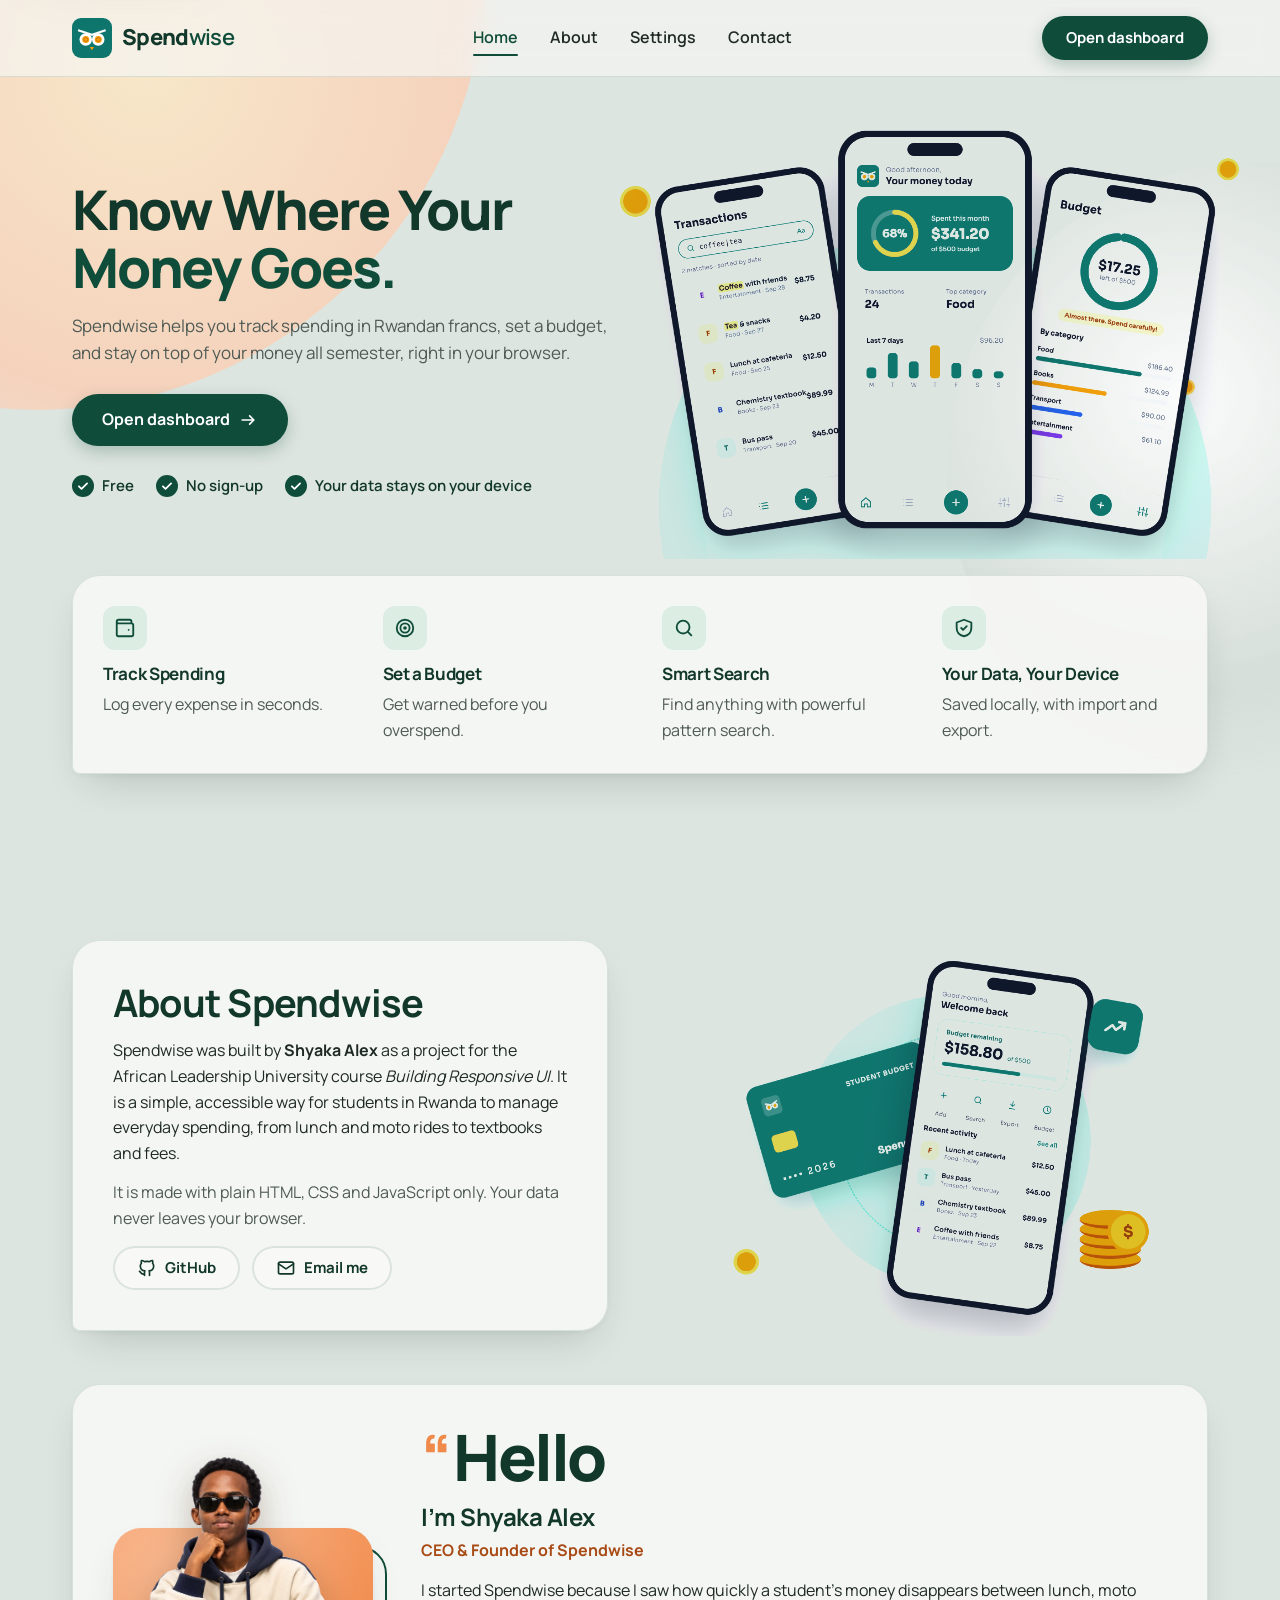
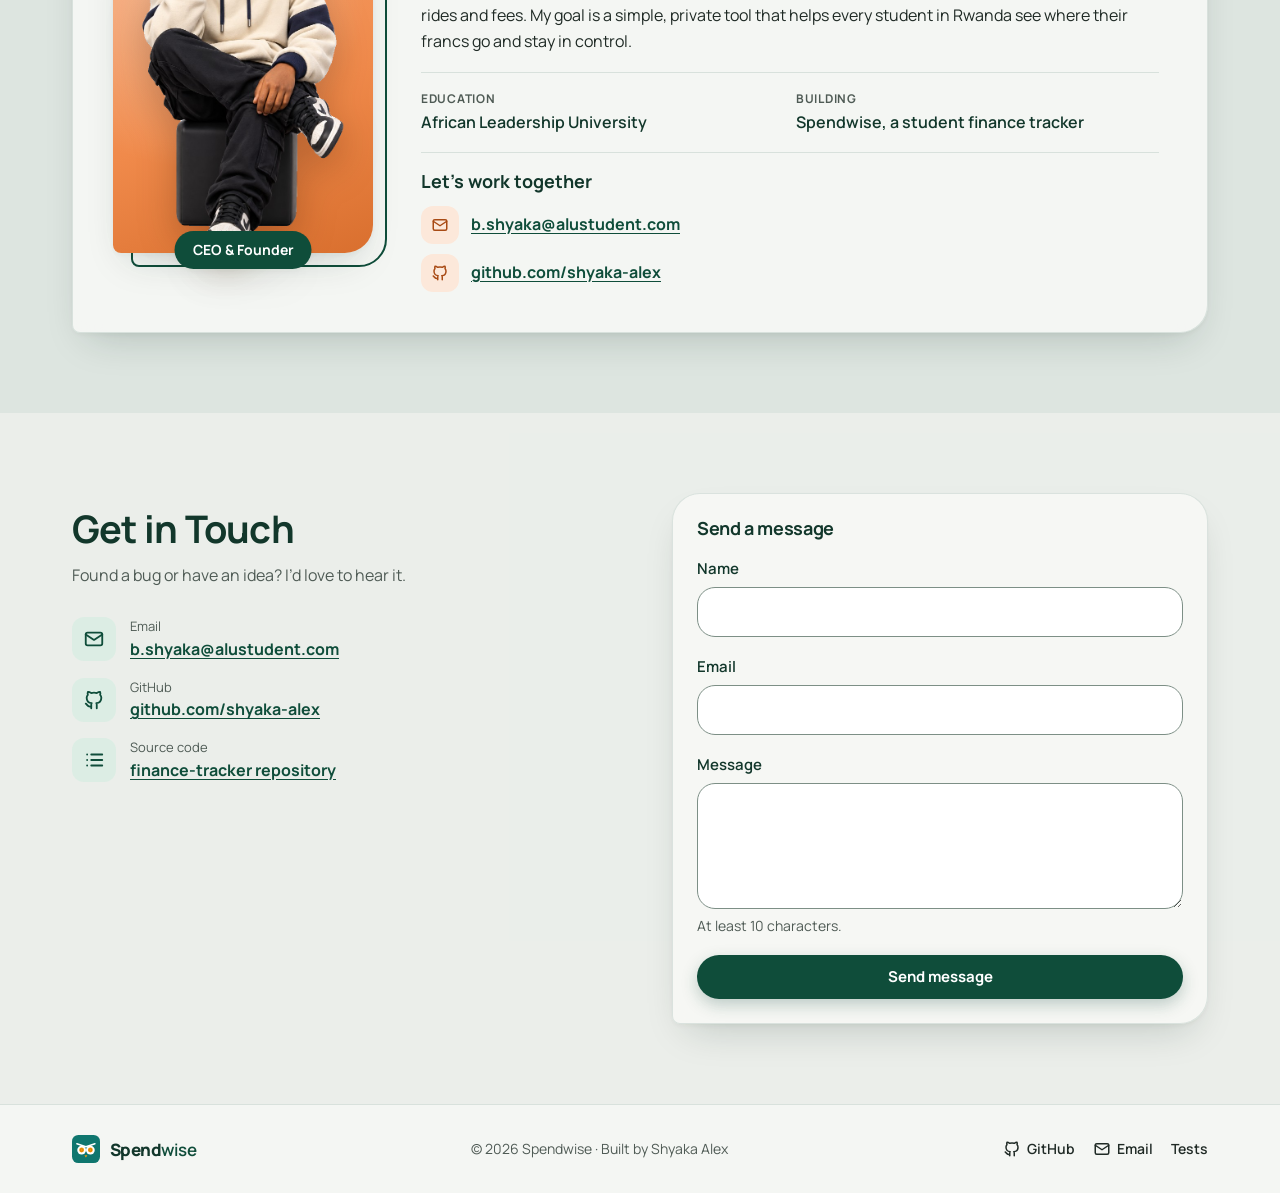
<file: index.html>
<!doctype html>
<html lang="en">
<head>
  <meta charset="utf-8">
  <meta name="viewport" content="width=device-width, initial-scale=1">
  <title>Spendwise · Student Finance Tracker</title>
  <meta name="description" content="Spendwise helps students in Rwanda track spending in Rwandan francs, set a monthly budget and find any transaction with pattern search, right in the browser.">
  <meta name="theme-color" content="#DDE5E0">
  <link rel="icon" href="assets/favicon.svg" type="image/svg+xml">
  <link rel="apple-touch-icon" href="assets/apple-touch-icon.png">
  <link rel="preconnect" href="https://fonts.googleapis.com">
  <link rel="preconnect" href="https://fonts.gstatic.com" crossorigin>
  <link rel="stylesheet" href="https://fonts.googleapis.com/css2?family=Manrope:wght@300;400;500;600;700;800&display=swap">
  <link rel="stylesheet" href="styles/main.css?v=20261013d">
  <script>
    try {
      var saved = JSON.parse(localStorage.getItem('spendwise:settings'));
      if (saved && saved.theme === 'dark') document.documentElement.dataset.theme = 'dark';
    } catch (e) { /* ignore unreadable settings */ }
  </script>
  <script type="module" src="scripts/main.js?v=20261013d"></script>
</head>
<body>
  <svg class="sprite" aria-hidden="true" focusable="false">
    <symbol id="i-home" viewBox="0 0 24 24"><path d="M3 10.5 12 3l9 7.5"/><path d="M5 9.5V20h14V9.5"/><path d="M10 20v-6h4v6"/></symbol>
    <symbol id="i-grid" viewBox="0 0 24 24"><rect x="3" y="3" width="7" height="9" rx="2"/><rect x="14" y="3" width="7" height="5" rx="2"/><rect x="14" y="12" width="7" height="9" rx="2"/><rect x="3" y="16" width="7" height="5" rx="2"/></symbol>
    <symbol id="i-settings" viewBox="0 0 24 24"><path d="M4 6h9M19 6h1M4 12h3M11 12h9M4 18h11M19 18h1"/><circle cx="16" cy="6" r="2.5"/><circle cx="9" cy="12" r="2.5"/><circle cx="17" cy="18" r="2.5"/></symbol>
    <symbol id="i-info" viewBox="0 0 24 24"><circle cx="12" cy="12" r="9"/><path d="M12 11v6M12 7.5v.5"/></symbol>
    <symbol id="i-chat" viewBox="0 0 24 24"><path d="M21 12a8 8 0 0 1-11.6 7.1L4 20l1-4.6A8 8 0 1 1 21 12Z"/></symbol>
    <symbol id="i-menu" viewBox="0 0 24 24"><path d="M4 7h16M4 12h16M4 17h16"/></symbol>
    <symbol id="i-close" viewBox="0 0 24 24"><path d="M6 6l12 12M18 6 6 18"/></symbol>
    <symbol id="i-wallet" viewBox="0 0 24 24"><path d="M19 7V5a2 2 0 0 0-2-2H5a2 2 0 0 0 0 4h14a2 2 0 0 1 2 2v10a2 2 0 0 1-2 2H5a2 2 0 0 1-2-2V5"/><path d="M16 14h.01"/></symbol>
    <symbol id="i-target" viewBox="0 0 24 24"><circle cx="12" cy="12" r="9"/><circle cx="12" cy="12" r="5"/><circle cx="12" cy="12" r="1"/></symbol>
    <symbol id="i-search" viewBox="0 0 24 24"><circle cx="11" cy="11" r="7"/><path d="m20 20-3.5-3.5"/></symbol>
    <symbol id="i-shield" viewBox="0 0 24 24"><path d="M12 3 4 6v6c0 5 3.5 8 8 9 4.5-1 8-4 8-9V6l-8-3Z"/><path d="m9 12 2 2 4-4"/></symbol>
    <symbol id="i-check" viewBox="0 0 24 24"><path d="m5 12.5 4.5 4.5L19 7.5"/></symbol>
    <symbol id="i-list" viewBox="0 0 24 24"><path d="M9 6h12M9 12h12M9 18h12"/><path d="M4.5 6h.01M4.5 12h.01M4.5 18h.01"/></symbol>
    <symbol id="i-tag" viewBox="0 0 24 24"><path d="M20.6 13.4 13.4 20.6a2 2 0 0 1-2.8 0L3 13V3h10l7.6 7.6a2 2 0 0 1 0 2.8Z"/><path d="M7.5 7.5h.01"/></symbol>
    <symbol id="i-calendar" viewBox="0 0 24 24"><rect x="3" y="5" width="18" height="16" rx="2"/><path d="M16 3v4M8 3v4M3 10h18"/></symbol>
    <symbol id="i-chart" viewBox="0 0 24 24"><path d="M4 20V10M10 20V4M16 20v-7M22 20H2"/></symbol>
    <symbol id="i-mail" viewBox="0 0 24 24"><rect x="3" y="5" width="18" height="14" rx="2"/><path d="m3 7 9 6 9-6"/></symbol>
    <symbol id="i-github" viewBox="0 0 24 24"><path d="M9 19c-4.3 1.4-4.3-2.5-6-3m12 5v-3.5c0-1 .1-1.4-.5-2 2.8-.3 5.5-1.4 5.5-6a4.6 4.6 0 0 0-1.3-3.2 4.2 4.2 0 0 0-.1-3.2s-1.1-.3-3.5 1.3a12.3 12.3 0 0 0-6.2 0C6.5 2.8 5.4 3.1 5.4 3.1a4.2 4.2 0 0 0-.1 3.2A4.6 4.6 0 0 0 4 9.5c0 4.6 2.7 5.7 5.5 6-.6.6-.6 1.2-.5 2V21"/></symbol>
    <symbol id="i-plus" viewBox="0 0 24 24"><path d="M12 5v14M5 12h14"/></symbol>
    <symbol id="i-edit" viewBox="0 0 24 24"><path d="M4 20h4L19 9a2.8 2.8 0 0 0-4-4L4 16v4Z"/><path d="m13.5 6.5 4 4"/></symbol>
    <symbol id="i-trash" viewBox="0 0 24 24"><path d="M4 7h16M10 11v6M14 11v6M6 7l1 13h10l1-13M9 7V4h6v3"/></symbol>
    <symbol id="i-download" viewBox="0 0 24 24"><path d="M12 4v11m0 0-4-4m4 4 4-4M5 20h14"/></symbol>
    <symbol id="i-upload" viewBox="0 0 24 24"><path d="M12 20V9m0 0-4 4m4-4 4 4M5 4h14"/></symbol>
    <symbol id="i-alert" viewBox="0 0 24 24"><path d="M12 3 2 20h20L12 3Z"/><path d="M12 10v4M12 17h.01"/></symbol>
    <symbol id="i-coins" viewBox="0 0 24 24"><ellipse cx="9" cy="7" rx="6" ry="3"/><path d="M3 7v4c0 1.7 2.7 3 6 3s6-1.3 6-3V7"/><path d="M9 17c0 1.7 2.7 3 6 3s6-1.3 6-3v-4c0-1.7-2.7-3-6-3"/></symbol>
    <symbol id="i-moon" viewBox="0 0 24 24"><path d="M20 14.5A8 8 0 1 1 9.5 4a6.5 6.5 0 0 0 10.5 10.5Z"/></symbol>
    <symbol id="i-database" viewBox="0 0 24 24"><ellipse cx="12" cy="5" rx="8" ry="3"/><path d="M4 5v14c0 1.7 3.6 3 8 3s8-1.3 8-3V5M4 12c0 1.7 3.6 3 8 3s8-1.3 8-3"/></symbol>
    <symbol id="i-arrow" viewBox="0 0 24 24"><path d="M5 12h14m-5-5 5 5-5 5"/></symbol>
    <symbol id="i-devices" viewBox="0 0 24 24"><rect x="2" y="4" width="15" height="11" rx="2"/><path d="M6 19h7"/><rect x="17" y="9" width="5" height="11" rx="1.5"/></symbol>
  </svg>

  <a class="skip-link" href="#main">Skip to main content</a>

  <header class="site-header" id="site-header">
    <div class="site-header__inner">
      <a class="brand" href="#home">
        <img class="brand__mark" src="assets/logo-mark.svg" alt="" width="40" height="40">
        <span class="brand__name">Spend<span class="brand__accent">wise</span></span>
      </a>
      <h1 class="sr-only">Spendwise: student finance tracker</h1>

      <button type="button" class="menu-btn" id="menu-btn" aria-expanded="false" aria-controls="site-nav">
        <svg class="icon icon--open" aria-hidden="true"><use href="#i-menu"/></svg>
        <svg class="icon icon--close" aria-hidden="true"><use href="#i-close"/></svg>
        <span class="sr-only">Menu</span>
      </button>

      <nav class="site-nav" id="site-nav" aria-label="Main">
        <ul>
          <li><a href="#home" data-nav><svg class="icon" aria-hidden="true"><use href="#i-home"/></svg>Home</a></li>
          <li><a href="#about" data-nav><svg class="icon" aria-hidden="true"><use href="#i-info"/></svg>About</a></li>
          <li><a href="#settings" data-nav><svg class="icon" aria-hidden="true"><use href="#i-settings"/></svg>Settings</a></li>
          <li><a href="#contact" data-nav><svg class="icon" aria-hidden="true"><use href="#i-chat"/></svg>Contact</a></li>
        </ul>
        <a class="btn btn--primary header-cta" href="#dashboard">Open dashboard</a>
      </nav>
    </div>
  </header>

  <main id="main" class="main" tabindex="-1">

    <!-- ================= Home ================= -->
    <section id="home" class="view view--home" aria-labelledby="home-title">

      <div class="hero">
        <div class="container hero__inner">
          <div class="hero__text">
            <h2 id="home-title" class="hero__title" tabindex="-1">Know Where Your <span class="text-teal">Money Goes.</span></h2>
            <p class="hero__lede">Spendwise helps you track spending in Rwandan francs, set a budget, and stay on top of your money all semester, right in your browser.</p>
            <div class="btn-row">
              <a class="btn btn--primary btn--lg" href="#dashboard">Open dashboard <svg class="icon" aria-hidden="true"><use href="#i-arrow"/></svg></a>            </div>
            <ul class="trust" aria-label="Why it is easy to start">
              <li><svg class="icon" aria-hidden="true"><use href="#i-check"/></svg>Free</li>
              <li><svg class="icon" aria-hidden="true"><use href="#i-check"/></svg>No sign-up</li>
              <li><svg class="icon" aria-hidden="true"><use href="#i-check"/></svg>Your data stays on your device</li>
            </ul>
          </div>
          <div class="hero__visual">
            <img class="hero__img"
                 src="assets/img/hero-phones@1x.png"
                 srcset="assets/img/hero-phones@1x.png 1440w, assets/img/hero-phones@2x.png 2880w"
                 sizes="(min-width: 1024px) 600px, 100vw"
                 width="1440" height="860" fetchpriority="high"
                 alt="Three Spendwise phone screens: a transaction search for coffee or tea with highlighted matches, a home screen with monthly spending and a 7-day chart, and a budget ring with spending by category.">
          </div>
        </div>
      </div>

      <section id="features" class="band" aria-labelledby="features-title">
        <div class="container">
          <h3 id="features-title" class="sr-only" tabindex="-1">Features</h3>
          <ul class="feature-row card">
            <li class="feature">
              <span class="tile" aria-hidden="true"><svg class="icon"><use href="#i-wallet"/></svg></span>
              <h4 class="feature__title">Track Spending</h4>
              <p class="muted">Log every expense in seconds.</p>
            </li>
            <li class="feature">
              <span class="tile" aria-hidden="true"><svg class="icon"><use href="#i-target"/></svg></span>
              <h4 class="feature__title">Set a Budget</h4>
              <p class="muted">Get warned before you overspend.</p>
            </li>
            <li class="feature">
              <span class="tile" aria-hidden="true"><svg class="icon"><use href="#i-search"/></svg></span>
              <h4 class="feature__title">Smart Search</h4>
              <p class="muted">Find anything with powerful pattern search.</p>
            </li>
            <li class="feature">
              <span class="tile" aria-hidden="true"><svg class="icon"><use href="#i-shield"/></svg></span>
              <h4 class="feature__title">Your Data, Your Device</h4>
              <p class="muted">Saved locally, with import and export.</p>
            </li>
          </ul>
        </div>
      </section>

      <section id="home-about" class="band" aria-labelledby="home-about-title">
        <div class="container split split--reverse">
          <div class="split__text">
            <div class="card about-card">
              <h3 id="home-about-title" class="section-title">About Spendwise</h3>
              <p>Spendwise was built by <strong>Shyaka Alex</strong> as a project for the African Leadership University course <em>Building Responsive UI</em>. It is a simple, accessible way for students in Rwanda to manage everyday spending, from lunch and moto rides to textbooks and fees.</p>
              <p class="muted">It is made with plain HTML, CSS and JavaScript only. Your data never leaves your browser.</p>
              <div class="btn-row">
                <a class="btn btn--pill" href="https://github.com/shyaka-alex"><svg class="icon" aria-hidden="true"><use href="#i-github"/></svg>GitHub</a>
                <a class="btn btn--pill" href="mailto:b.shyaka@alustudent.com"><svg class="icon" aria-hidden="true"><use href="#i-mail"/></svg>Email me</a>
              </div>
            </div>
          </div>
          <div class="split__media">
            <img src="assets/img/student-coins@1x.png"
                 srcset="assets/img/student-coins@1x.png 960w, assets/img/student-coins@2x.png 1920w"
                 sizes="(min-width: 1024px) 560px, 100vw"
                 width="960" height="720" loading="lazy"
                 alt="A Spendwise student budget card and a phone showing the remaining budget and recent activity, next to a stack of coins.">
          </div>
        </div>

        <div class="container">
          <article class="founder card" aria-labelledby="home-founder-title">
            <div class="founder__media">
              <div class="founder__photo">
                <img class="founder__img" src="assets/img/founder.png" width="490" height="965" loading="lazy"
                     alt="Shyaka Alex in sunglasses, a cream and navy hoodie and black cargo trousers, sitting on a black cube.">
              </div>
              <p class="founder__role-tag">CEO &amp; Founder</p>
            </div>

            <div class="founder__body">
              <p class="founder__hello" aria-hidden="true"><span class="founder__quote">“</span>Hello</p>
              <h4 id="home-founder-title" class="founder__name">I’m Shyaka Alex</h4>
              <p class="founder__role">CEO &amp; Founder of Spendwise</p>
              <p>I started Spendwise because I saw how quickly a student’s money disappears between lunch, moto rides and fees. My goal is a simple, private tool that helps every student in Rwanda see where their francs go and stay in control.</p>

              <dl class="founder__facts">
                <div>
                  <dt>Education</dt>
                  <dd>African Leadership University</dd>
                </div>
                <div>
                  <dt>Building</dt>
                  <dd>Spendwise, a student finance tracker</dd>
                </div>
              </dl>

              <div class="founder__contact">
                <p class="founder__contact-title">Let’s work together</p>
                <ul class="founder__links">
                  <li>
                    <span class="tile tile--gold" aria-hidden="true"><svg class="icon"><use href="#i-mail"/></svg></span>
                    <a href="mailto:b.shyaka@alustudent.com">b.shyaka@alustudent.com</a>
                  </li>
                  <li>
                    <span class="tile tile--gold" aria-hidden="true"><svg class="icon"><use href="#i-github"/></svg></span>
                    <a href="https://github.com/shyaka-alex">github.com/shyaka-alex</a>
                  </li>
                </ul>
              </div>
            </div>
          </article>
        </div>
      </section>

      <section id="home-contact" class="band band--tint" aria-labelledby="home-contact-title">
        <div class="container split split--top">
          <div class="split__text">
            <h3 id="home-contact-title" class="section-title">Get in Touch</h3>
            <p class="muted">Found a bug or have an idea? I’d love to hear it.</p>
            <ul class="contact-list">
              <li>
                <span class="tile" aria-hidden="true"><svg class="icon"><use href="#i-mail"/></svg></span>
                <span><span class="contact-list__label">Email</span><a href="mailto:b.shyaka@alustudent.com">b.shyaka@alustudent.com</a></span>
              </li>
              <li>
                <span class="tile" aria-hidden="true"><svg class="icon"><use href="#i-github"/></svg></span>
                <span><span class="contact-list__label">GitHub</span><a href="https://github.com/shyaka-alex">github.com/shyaka-alex</a></span>
              </li>
              <li>
                <span class="tile" aria-hidden="true"><svg class="icon"><use href="#i-list"/></svg></span>
                <span><span class="contact-list__label">Source code</span><a href="https://github.com/shyaka-alex/finance-tracker">finance-tracker repository</a></span>
              </li>
            </ul>
          </div>

          <form id="home-contact-form" class="card form-card" data-contact-form novalidate aria-labelledby="home-contact-form-title">
            <h4 id="home-contact-form-title" class="card__title">Send a message</h4>
            <div class="field">
              <label for="hc-name">Name</label>
              <input id="hc-name" name="name" type="text" autocomplete="name" maxlength="80" required aria-describedby="hc-name-error">
              <p id="hc-name-error" class="field__error"></p>
            </div>
            <div class="field">
              <label for="hc-email">Email</label>
              <input id="hc-email" name="email" type="email" autocomplete="email" inputmode="email" required aria-describedby="hc-email-error">
              <p id="hc-email-error" class="field__error"></p>
            </div>
            <div class="field">
              <label for="hc-message">Message</label>
              <textarea id="hc-message" name="message" rows="4" maxlength="1000" required aria-describedby="hc-message-hint hc-message-error"></textarea>
              <p id="hc-message-hint" class="hint">At least 10 characters.</p>
              <p id="hc-message-error" class="field__error"></p>
            </div>
            <button type="submit" class="btn btn--primary btn--block">Send message</button>
            <p class="form-status" id="home-contact-status" role="status"></p>
          </form>
        </div>
      </section>
    </section>

    <!-- ================= About ================= -->
    <section id="about" class="view view--page band" aria-labelledby="about-title" hidden>
      <div class="container split split--reverse">
        <div class="split__text">
          <div class="card about-card">
            <h2 id="about-title" class="section-title" tabindex="-1">About Spendwise</h2>
            <p>Spendwise was built by <strong>Shyaka Alex</strong> as a project for the African Leadership University course <em>Building Responsive UI</em>. It is a simple, accessible way for students in Rwanda to manage everyday spending, from lunch and moto rides to textbooks and fees.</p>
            <p class="muted">It is made with plain HTML, CSS and JavaScript only. Your data never leaves your browser.</p>
            <div class="btn-row">
              <a class="btn btn--pill" href="https://github.com/shyaka-alex"><svg class="icon" aria-hidden="true"><use href="#i-github"/></svg>GitHub</a>
              <a class="btn btn--pill" href="mailto:b.shyaka@alustudent.com"><svg class="icon" aria-hidden="true"><use href="#i-mail"/></svg>Email me</a>
            </div>
          </div>
        </div>
        <div class="split__media">
          <img src="assets/img/student-coins@1x.png"
               srcset="assets/img/student-coins@1x.png 960w, assets/img/student-coins@2x.png 1920w"
               sizes="(min-width: 1024px) 560px, 100vw"
               width="960" height="720" loading="lazy"
               alt="A Spendwise student budget card and a phone showing the remaining budget and recent activity, next to a stack of coins.">
        </div>
      </div>

      <div class="container">
        <article class="founder card" aria-labelledby="founder-title">
          <div class="founder__media">
            <div class="founder__photo">
              <img class="founder__img" src="assets/img/founder.png" width="490" height="965" loading="lazy"
                   alt="Shyaka Alex in sunglasses, a cream and navy hoodie and black cargo trousers, sitting on a black cube.">
            </div>
            <p class="founder__role-tag">CEO &amp; Founder</p>
          </div>

          <div class="founder__body">
            <p class="founder__hello" aria-hidden="true"><span class="founder__quote">“</span>Hello</p>
            <h3 id="founder-title" class="founder__name">I’m Shyaka Alex</h3>
            <p class="founder__role">CEO &amp; Founder of Spendwise</p>
            <p>I started Spendwise because I saw how quickly a student’s money disappears between lunch, moto rides and fees. My goal is a simple, private tool that helps every student in Rwanda see where their francs go and stay in control.</p>

            <dl class="founder__facts">
              <div>
                <dt>Education</dt>
                <dd>African Leadership University</dd>
              </div>
              <div>
                <dt>Building</dt>
                <dd>Spendwise, a student finance tracker</dd>
              </div>
            </dl>

            <div class="founder__contact">
              <p class="founder__contact-title">Let’s work together</p>
              <ul class="founder__links">
                <li>
                  <span class="tile tile--gold" aria-hidden="true"><svg class="icon"><use href="#i-mail"/></svg></span>
                  <a href="mailto:b.shyaka@alustudent.com">b.shyaka@alustudent.com</a>
                </li>
                <li>
                  <span class="tile tile--gold" aria-hidden="true"><svg class="icon"><use href="#i-github"/></svg></span>
                  <a href="https://github.com/shyaka-alex">github.com/shyaka-alex</a>
                </li>
              </ul>
            </div>
          </div>
        </article>
      </div>
    </section>

    <!-- ================= Contact ================= -->
    <section id="contact" class="view view--page band" aria-labelledby="contact-title" hidden>
      <div class="container split split--top">
        <div class="split__text">
          <h2 id="contact-title" class="section-title" tabindex="-1">Get in Touch</h2>
          <p class="muted">Found a bug or have an idea? I’d love to hear it.</p>
          <ul class="contact-list">
            <li>
              <span class="tile" aria-hidden="true"><svg class="icon"><use href="#i-mail"/></svg></span>
              <span><span class="contact-list__label">Email</span><a href="mailto:b.shyaka@alustudent.com">b.shyaka@alustudent.com</a></span>
            </li>
            <li>
              <span class="tile" aria-hidden="true"><svg class="icon"><use href="#i-github"/></svg></span>
              <span><span class="contact-list__label">GitHub</span><a href="https://github.com/shyaka-alex">github.com/shyaka-alex</a></span>
            </li>
            <li>
              <span class="tile" aria-hidden="true"><svg class="icon"><use href="#i-list"/></svg></span>
              <span><span class="contact-list__label">Source code</span><a href="https://github.com/shyaka-alex/finance-tracker">finance-tracker repository</a></span>
            </li>
          </ul>
        </div>

        <form id="contact-form" class="card form-card" data-contact-form novalidate aria-labelledby="contact-form-title">
          <h3 id="contact-form-title" class="card__title">Send a message</h3>
          <div class="field">
            <label for="c-name">Name</label>
            <input id="c-name" name="name" type="text" autocomplete="name" maxlength="80" required aria-describedby="c-name-error">
            <p id="c-name-error" class="field__error"></p>
          </div>
          <div class="field">
            <label for="c-email">Email</label>
            <input id="c-email" name="email" type="email" autocomplete="email" inputmode="email" required aria-describedby="c-email-error">
            <p id="c-email-error" class="field__error"></p>
          </div>
          <div class="field">
            <label for="c-message">Message</label>
            <textarea id="c-message" name="message" rows="4" maxlength="1000" required aria-describedby="c-message-hint c-message-error"></textarea>
            <p id="c-message-hint" class="hint">At least 10 characters.</p>
            <p id="c-message-error" class="field__error"></p>
          </div>
          <button type="submit" class="btn btn--primary btn--block">Send message</button>
          <p class="form-status" id="contact-status" role="status"></p>
        </form>
      </div>
    </section>

    <!-- ================= Dashboard ================= -->
    <section id="dashboard" class="view view--app" aria-labelledby="dashboard-title" hidden>
      <div class="container">
        <div class="dash-top">
          <div>
            <p class="dash-top__greeting" id="greeting">Hello,</p>
            <h2 id="dashboard-title" class="view__title" tabindex="-1">Dashboard</h2>
            <p class="muted" id="today-date"></p>
          </div>
          <a class="btn btn--primary" href="#add"><svg class="icon" aria-hidden="true"><use href="#i-plus"/></svg>Add transaction</a>
        </div>

        <ul class="stat-list" aria-label="Summary">
          <li class="stat card">
            <span class="stat__label">Total spent</span>
            <strong class="stat__value" id="stat-total">RWF 0</strong>
            <span class="stat__sub">All time</span>
          </li>
          <li class="stat card">
            <span class="stat__label">Transactions</span>
            <strong class="stat__value" id="stat-count">0</strong>
            <span class="stat__sub" id="stat-count-sub">recorded</span>
          </li>
          <li class="stat card">
            <span class="stat__label">Top category</span>
            <strong class="stat__value" id="stat-top">None</strong>
            <span class="stat__sub" id="stat-top-sub">No spending yet</span>
          </li>
          <li class="stat card">
            <span class="stat__label">Last 7 days</span>
            <strong class="stat__value" id="stat-week">RWF 0</strong>
            <span class="stat__sub" id="stat-week-sub">0 transactions</span>
          </li>
        </ul>

        <div class="dash-grid">
          <article class="card budget-card" id="budget-card" data-state="none" aria-labelledby="budget-title">
            <div class="card__head">
              <h3 id="budget-title" class="card__title">Monthly budget</h3>
              <a class="link-small" href="#settings">Change<span class="sr-only"> budget</span></a>
            </div>
            <p class="budget__figures">
              <span class="budget__spent" id="budget-spent">RWF 0</span>
              <span class="muted">of <span id="budget-cap">RWF 0</span></span>
            </p>
            <div class="meter" id="budget-meter" role="progressbar" aria-labelledby="budget-title" aria-valuemin="0" aria-valuemax="100" aria-valuenow="0">
              <div class="meter__fill" id="budget-fill"></div>
            </div>
            <p class="budget__message" id="budget-message">No budget set yet.</p>
            <p class="budget__pace muted" id="budget-pace"></p>
          </article>

          <article class="card categories-card" aria-labelledby="categories-title">
            <h3 id="categories-title" class="card__title">By category</h3>
            <ul class="cat-breakdown" id="cat-breakdown"></ul>
          </article>

          <article class="card chart-card" aria-labelledby="chart-title">
            <div class="card__head">
              <h3 id="chart-title" class="card__title">This Week</h3>
              <p class="chart-card__total" id="chart-total"></p>
            </div>
            <div class="chart" id="chart" aria-hidden="true"></div>
            <ul class="sr-only" id="chart-list" aria-label="Spending per day, last 7 days"></ul>
          </article>

          <section id="add" class="card form-card add-card" aria-labelledby="add-title">
            <h3 id="add-title" class="card__title" tabindex="-1">Add Transaction</h3>
            <form id="txn-form" class="form-stack" novalidate aria-labelledby="add-title">
              <div class="field">
                <label for="f-description">Description</label>
                <input id="f-description" name="description" type="text" autocomplete="off" maxlength="160" required
                       aria-describedby="f-description-hint f-description-error f-description-warning">
                <p id="f-description-hint" class="hint">e.g. “Lunch at cafeteria”</p>
                <p id="f-description-error" class="field__error"></p>
                <p id="f-description-warning" class="field__warning"></p>
              </div>

              <div class="field">
                <label for="f-amount">Amount (<span data-base-currency>RWF</span>)</label>
                <input id="f-amount" name="amount" type="text" inputmode="decimal" autocomplete="off" required
                       aria-describedby="f-amount-hint f-amount-error">
                <p id="f-amount-hint" class="hint">e.g. 2500, no commas</p>
                <p id="f-amount-error" class="field__error"></p>
              </div>

              <div class="field">
                <label for="f-category">Category</label>
                <input id="f-category" name="category" type="text" list="category-options" autocomplete="off" required
                       aria-describedby="f-category-hint f-category-error">
                <p id="f-category-hint" class="hint">One of: <span id="category-hint-list">Food, Books, Transport, Entertainment, Fees, Other</span></p>
                <p id="f-category-error" class="field__error"></p>
              </div>

              <div class="field">
                <label for="f-date">Date</label>
                <input id="f-date" name="date" type="text" inputmode="numeric" autocomplete="off" placeholder="YYYY-MM-DD" required
                       aria-describedby="f-date-hint f-date-error">
                <p id="f-date-hint" class="hint">Format YYYY-MM-DD</p>
                <p id="f-date-error" class="field__error"></p>
              </div>

              <div class="btn-row">
                <button type="submit" class="btn btn--primary">Save</button>
                <button type="reset" class="btn btn--text">Cancel</button>
              </div>
              <p class="form-status" id="form-status"></p>
            </form>
          </section>

          <section id="transactions" class="card records-card" aria-labelledby="transactions-title">
            <div class="card__head">
              <h3 id="transactions-title" class="card__title" tabindex="-1">Transactions</h3>
              <p class="result-count" id="result-count" role="status"></p>
            </div>

            <div class="toolbar" role="search" aria-label="Search and sort transactions">
              <div class="field toolbar__search">
                <label for="search">Search</label>
                <div class="input-icon">
                  <svg class="icon" aria-hidden="true"><use href="#i-search"/></svg>
                  <input id="search" type="search" autocomplete="off" spellcheck="false" placeholder="Search with a pattern, e.g. moto|bus" aria-describedby="search-error">
                </div>
                <p id="search-error" class="field__error"></p>
              </div>
              <div class="switch toolbar__case" hidden>
                <input type="checkbox" id="case-insensitive" role="switch" checked>
                <label for="case-insensitive">Ignore case</label>
              </div>
              <div class="field toolbar__sort">
                <label for="sort">Sort</label>
                <select id="sort">
                  <option value="date-desc">Date (newest first)</option>
                  <option value="date-asc">Date (oldest first)</option>
                  <option value="description-asc">Description (A–Z)</option>
                  <option value="description-desc">Description (Z–A)</option>
                  <option value="amount-desc">Amount (high to low)</option>
                  <option value="amount-asc">Amount (low to high)</option>
                </select>
              </div>
            </div>

            <table class="records" id="records-table">
              <caption class="sr-only">Transactions. Use the column header buttons to sort.</caption>
              <thead>
                <tr>
                  <th scope="col" data-col="date" aria-sort="descending">
                    <button type="button" class="sort-btn" data-sort-col="date">Date<span class="sort-icon" aria-hidden="true"></span></button>
                  </th>
                  <th scope="col" data-col="description" aria-sort="none">
                    <button type="button" class="sort-btn" data-sort-col="description">Description<span class="sort-icon" aria-hidden="true"></span></button>
                  </th>
                  <th scope="col" class="th--plain">Category</th>
                  <th scope="col" data-col="amount" aria-sort="none" class="num">
                    <button type="button" class="sort-btn" data-sort-col="amount">Amount<span class="sort-icon" aria-hidden="true"></span></button>
                  </th>
                  <th scope="col" class="th--plain"><span class="sr-only">Actions</span></th>
                </tr>
              </thead>
              <tbody id="records-body"></tbody>
            </table>
            <div class="empty" id="records-empty" hidden></div>
          </section>
        </div>
      </div>
    </section>

    <!-- ================= Settings ================= -->
    <section id="settings" class="view view--app" aria-labelledby="settings-title" hidden>
      <div class="container container--narrow">
        <div class="dash-top">
          <div>
            <h2 id="settings-title" class="view__title" tabindex="-1">Settings</h2>
            <p class="muted">Changes save automatically in this browser.</p>
          </div>
        </div>

        <div class="settings-stack">
          <form id="currency-form" class="card settings-card" novalidate>
            <fieldset>
              <legend><span class="tile" aria-hidden="true"><svg class="icon"><use href="#i-coins"/></svg></span>Currency</legend>
              <p class="hint">Amounts are stored in Rwandan francs (RWF). Type in today’s rates by hand, for example 1 USD = 1450 RWF. No internet needed.</p>
              <div class="field">
                <label for="s-base">Base currency</label>
                <input id="s-base" name="base" type="text" maxlength="3" autocomplete="off" autocapitalize="characters" spellcheck="false" aria-describedby="s-base-hint s-base-error">
                <p id="s-base-hint" class="hint">3-letter code. Changing it relabels amounts but does not convert them.</p>
                <p id="s-base-error" class="field__error"></p>
              </div>
              <div class="rate-row">
                <div class="field">
                  <label for="s-cur1-code">2nd currency</label>
                  <input id="s-cur1-code" name="cur1Code" type="text" maxlength="3" autocomplete="off" autocapitalize="characters" spellcheck="false" aria-describedby="s-cur1-code-error">
                  <p id="s-cur1-code-error" class="field__error"></p>
                </div>
                <div class="field">
                  <label for="s-cur1-rate">1 unit = ? <span data-base-currency>RWF</span></label>
                  <input id="s-cur1-rate" name="cur1Rate" type="text" inputmode="decimal" autocomplete="off" aria-describedby="s-cur1-rate-error">
                  <p id="s-cur1-rate-error" class="field__error"></p>
                </div>
              </div>
              <div class="rate-row">
                <div class="field">
                  <label for="s-cur2-code">3rd currency</label>
                  <input id="s-cur2-code" name="cur2Code" type="text" maxlength="3" autocomplete="off" autocapitalize="characters" spellcheck="false" aria-describedby="s-cur2-code-error">
                  <p id="s-cur2-code-error" class="field__error"></p>
                </div>
                <div class="field">
                  <label for="s-cur2-rate">1 unit = ? <span data-base-currency>RWF</span></label>
                  <input id="s-cur2-rate" name="cur2Rate" type="text" inputmode="decimal" autocomplete="off" aria-describedby="s-cur2-rate-error">
                  <p id="s-cur2-rate-error" class="field__error"></p>
                </div>
              </div>
              <div class="field">
                <label for="s-display">Show amounts in</label>
                <select id="s-display" name="display"></select>
              </div>
            </fieldset>
          </form>

          <form id="budget-form" class="card settings-card" novalidate>
            <fieldset>
              <legend><span class="tile" aria-hidden="true"><svg class="icon"><use href="#i-target"/></svg></span>Budget</legend>
              <div class="inline-form">
                <div class="field">
                  <label for="s-cap">Monthly cap (<span data-base-currency>RWF</span>)</label>
                  <input id="s-cap" name="cap" type="text" inputmode="decimal" autocomplete="off" aria-describedby="s-cap-hint s-cap-error">
                  <p id="s-cap-hint" class="hint">Compared with this month’s spending. Use 0 to turn the budget off.</p>
                  <p id="s-cap-error" class="field__error"></p>
                </div>
                <button type="submit" class="btn btn--primary">Save</button>
              </div>
            </fieldset>
          </form>

          <div class="card settings-card">
            <fieldset>
              <legend><span class="tile" aria-hidden="true"><svg class="icon"><use href="#i-tag"/></svg></span>Categories</legend>
              <ul class="tag-list" id="category-list"></ul>
              <form id="category-form" class="inline-form" novalidate>
                <div class="field">
                  <label for="s-new-category">Add category</label>
                  <input id="s-new-category" name="category" type="text" maxlength="30" autocomplete="off" aria-describedby="s-new-category-error">
                  <p id="s-new-category-error" class="field__error"></p>
                </div>
                <button type="submit" class="btn btn--outline">Add</button>
              </form>
            </fieldset>
          </div>

          <div class="card settings-card">
            <fieldset>
              <legend><span class="tile" aria-hidden="true"><svg class="icon"><use href="#i-database"/></svg></span>Your Data</legend>
              <p class="hint">Import replaces your current data after checking the file. Everything is saved in this browser only.</p>
              <div class="btn-row">
                <button type="button" class="btn btn--primary" id="export-json"><svg class="icon" aria-hidden="true"><use href="#i-download"/></svg>Export JSON</button>
                <span class="file-btn">
                  <input id="import-file" class="file-btn__input" type="file" accept="application/json,.json" aria-describedby="import-hint">
                  <label for="import-file" class="btn btn--outline"><svg class="icon" aria-hidden="true"><use href="#i-upload"/></svg>Import JSON</label>
                </span>
                <button type="button" class="btn btn--outline" id="export-csv"><svg class="icon" aria-hidden="true"><use href="#i-download"/></svg>Export CSV</button>
              </div>
              <p id="import-hint" class="hint">If anything in the file is wrong, nothing is changed.</p>
              <button type="button" class="btn btn--text" id="load-sample">Load sample data</button>
              <p class="form-status" id="data-status"></p>
            </fieldset>
          </div>

          <div class="card settings-card">
            <fieldset>
              <legend><span class="tile" aria-hidden="true"><svg class="icon"><use href="#i-moon"/></svg></span>Appearance</legend>
              <div class="switch">
                <input type="checkbox" id="s-theme" role="switch">
                <label for="s-theme">Dark theme</label>
              </div>
            </fieldset>
          </div>

          <div class="card settings-card danger-zone">
            <fieldset>
              <legend><span class="tile tile--danger" aria-hidden="true"><svg class="icon"><use href="#i-alert"/></svg></span>Danger zone</legend>
              <p class="hint">Deletes every transaction and resets your settings. Export first if you want a backup.</p>
              <button type="button" class="btn btn--danger" id="clear-data"><svg class="icon" aria-hidden="true"><use href="#i-trash"/></svg>Clear all data</button>
            </fieldset>
          </div>
        </div>
      </div>
    </section>
  </main>

  <footer class="site-footer">
    <div class="container site-footer__inner">
      <a class="brand brand--small" href="#home">
        <img class="brand__mark" src="assets/logo-mark.svg" alt="" width="28" height="28">
        <span class="brand__name">Spend<span class="brand__accent">wise</span></span>
      </a>
      <p class="muted">© <span id="year">2026</span> Spendwise · Built by Shyaka Alex</p>
      <ul class="footer-links">
        <li><a href="https://github.com/shyaka-alex"><svg class="icon" aria-hidden="true"><use href="#i-github"/></svg>GitHub</a></li>
        <li><a href="mailto:b.shyaka@alustudent.com"><svg class="icon" aria-hidden="true"><use href="#i-mail"/></svg>Email</a></li>
        <li><a href="tests.html">Tests</a></li>
      </ul>
    </div>
  </footer>

  <datalist id="category-options"></datalist>

  <dialog id="confirm-dialog" class="dialog" aria-labelledby="confirm-title" aria-describedby="confirm-message">
    <form method="dialog">
      <h2 id="confirm-title" class="dialog__title">Are you sure?</h2>
      <p id="confirm-message" class="dialog__message"></p>
      <div class="btn-row dialog__actions">
        <button type="submit" value="cancel" class="btn btn--outline">Cancel</button>
        <button type="submit" value="confirm" class="btn btn--danger" id="confirm-ok">Delete</button>
      </div>
    </form>
  </dialog>

  <div class="toast" id="toast" aria-hidden="true">
    <svg class="icon" aria-hidden="true"><use href="#i-check"/></svg>
    <span id="toast-text"></span>
  </div>

  <div id="live-polite" class="sr-only" role="status" aria-live="polite"></div>
  <div id="live-assertive" class="sr-only" role="alert" aria-live="assertive"></div>
</body>
</html>
</file>
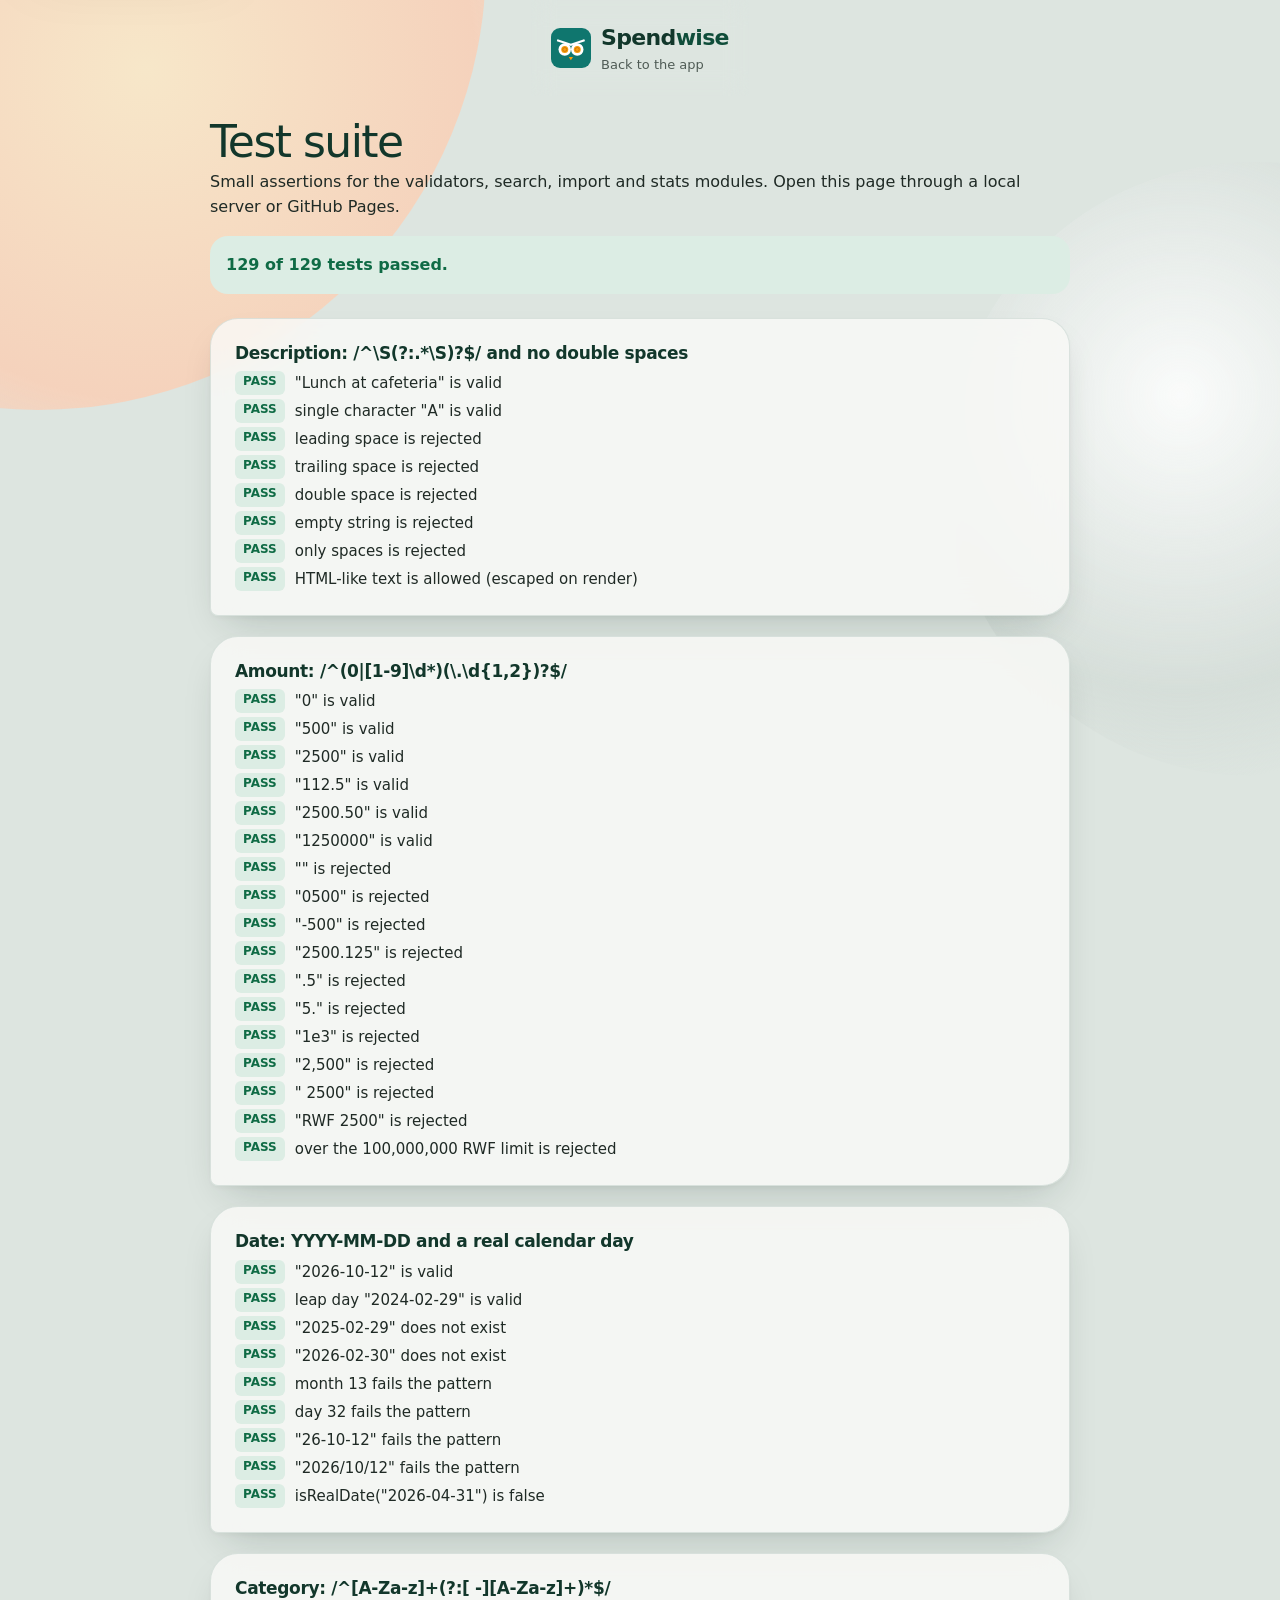
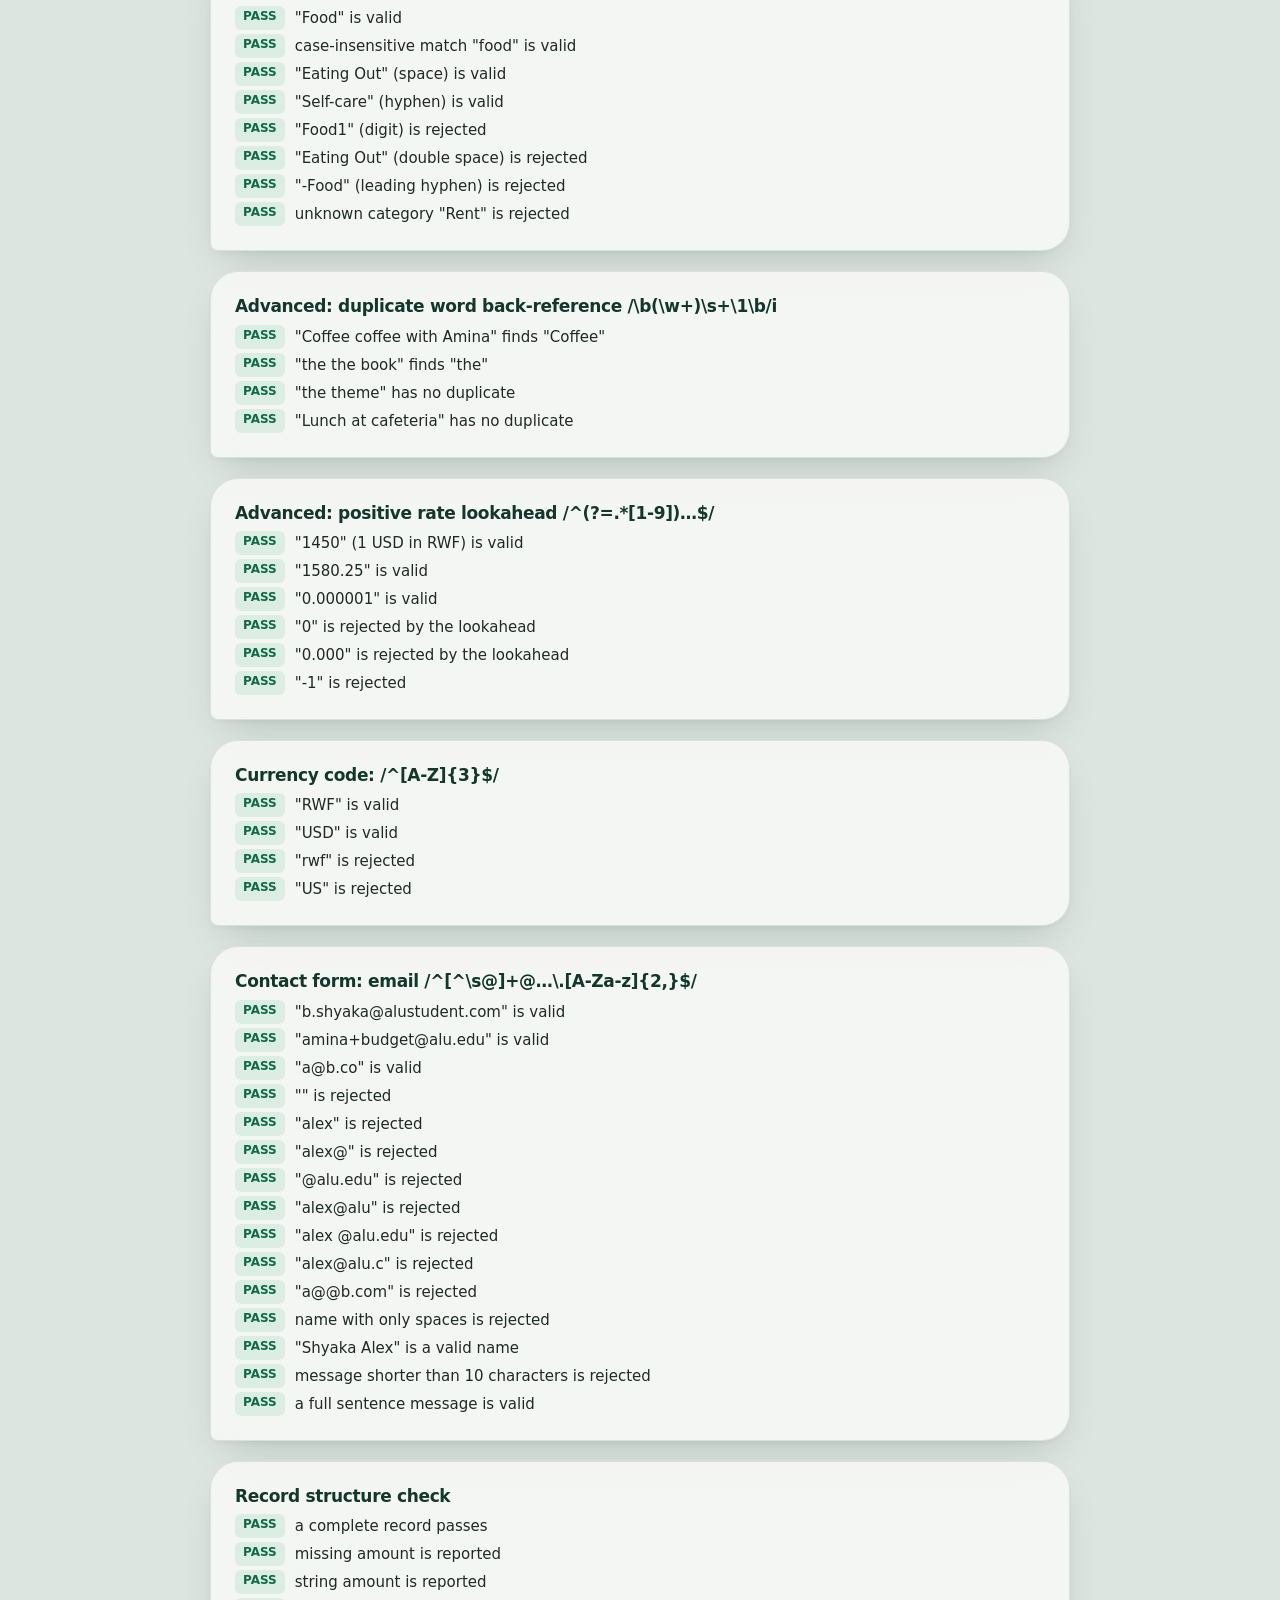
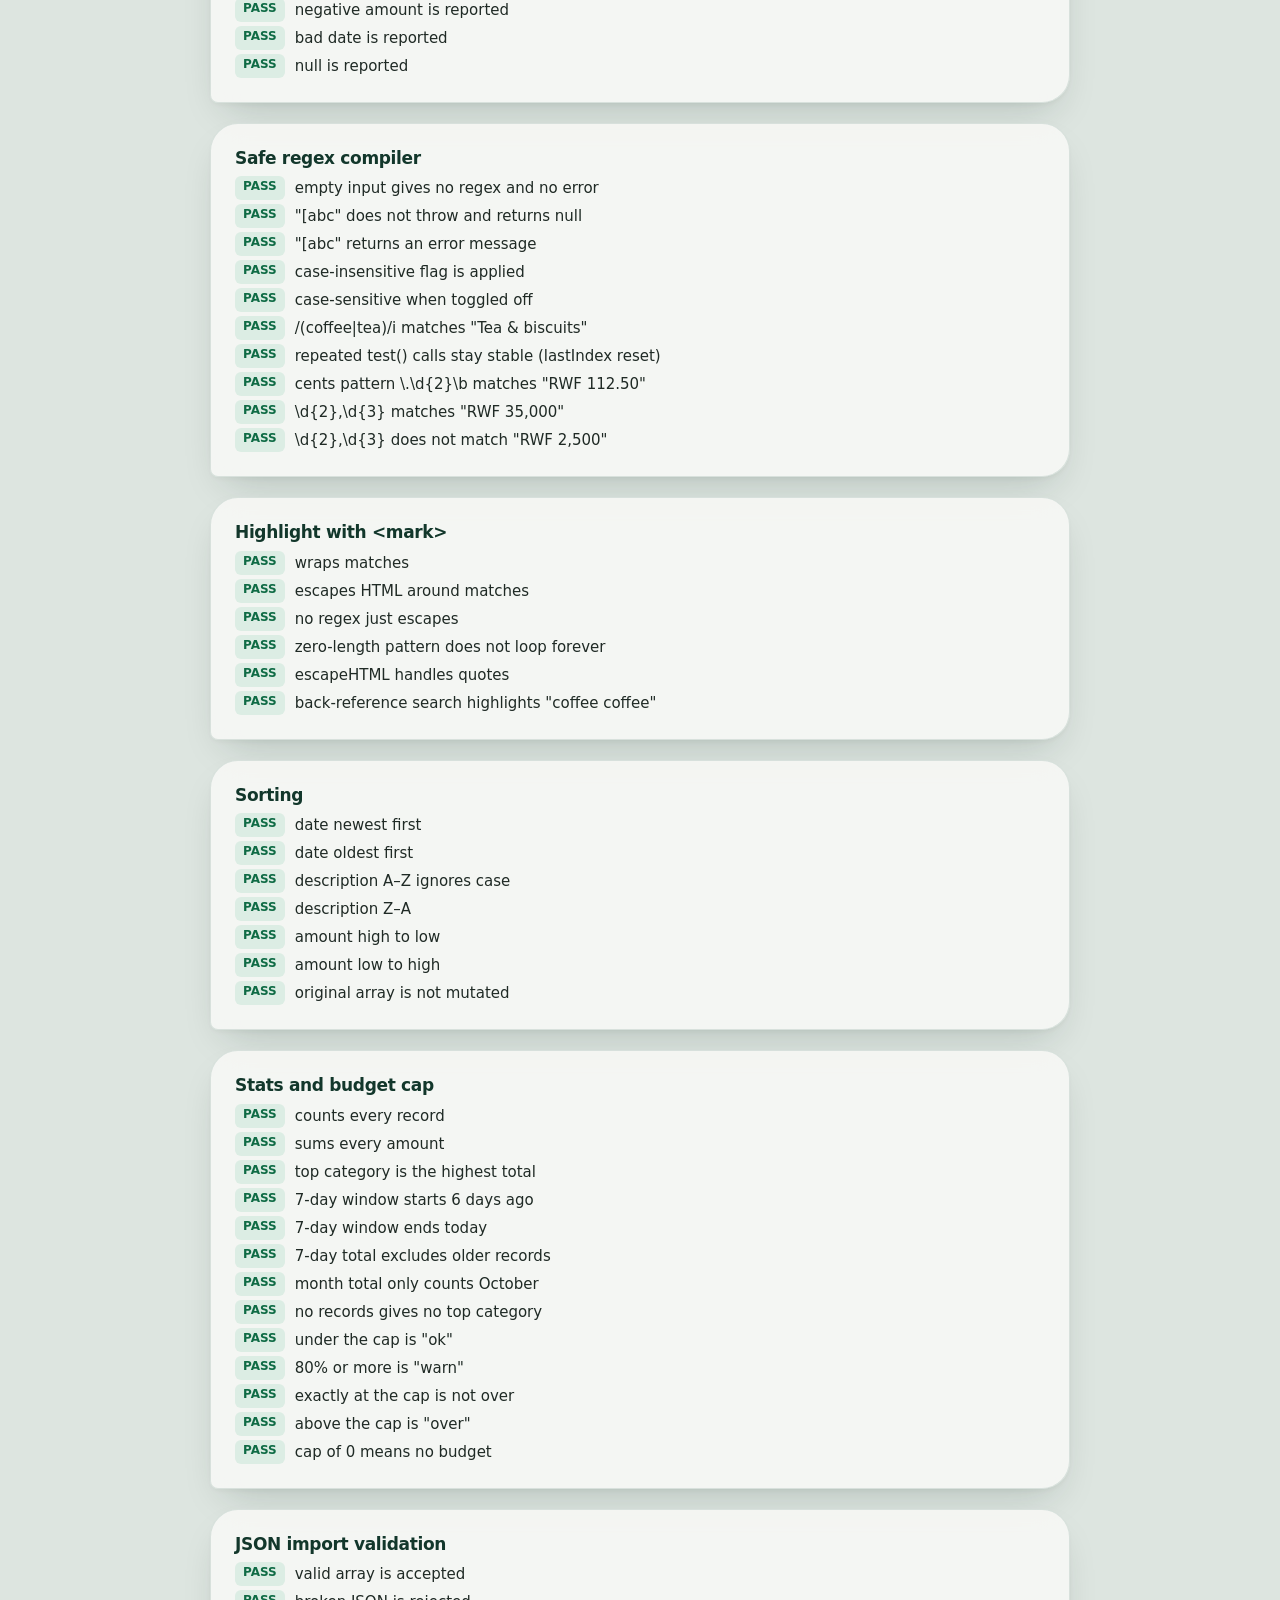
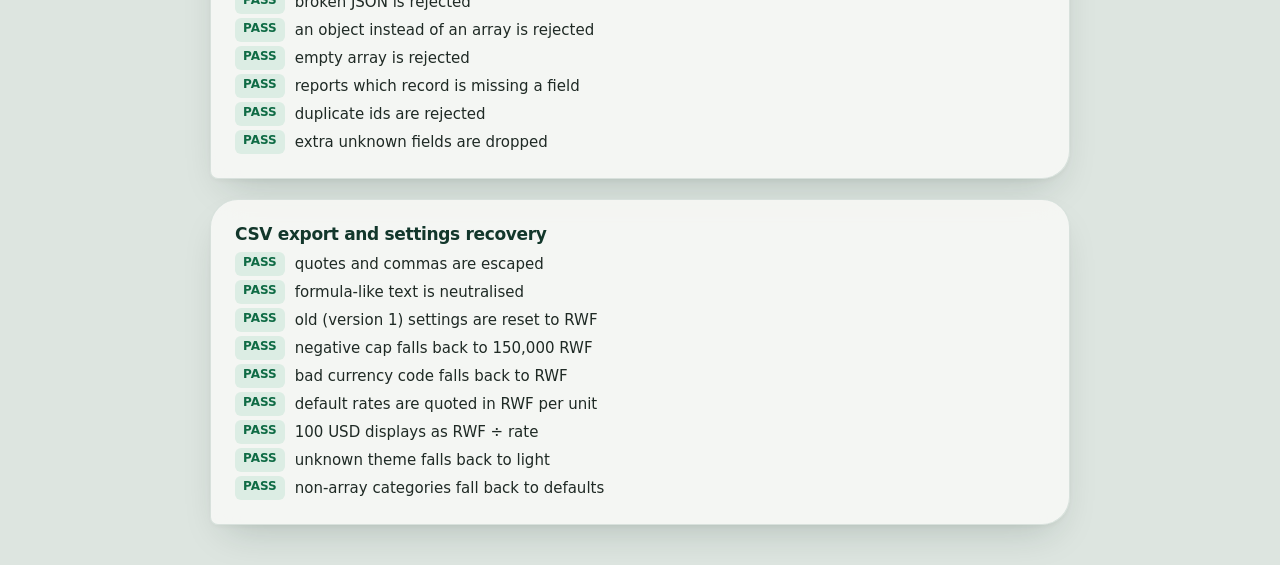
<file: tests.html>
<!doctype html>
<html lang="en">
<head>
  <meta charset="utf-8">
  <meta name="viewport" content="width=device-width, initial-scale=1">
  <title>Tests · Spendwise</title>
  <link rel="icon" href="assets/favicon.svg" type="image/svg+xml">
  <link rel="stylesheet" href="styles/main.css">
</head>
<body class="tests-page">
  <a class="skip-link" href="#main">Skip to main content</a>
  <header class="site-header">
    <a class="brand" href="index.html">
      <img class="brand__mark" src="assets/logo-mark.svg" alt="" width="48" height="48">
      <span class="brand__text">
        <span class="brand__name">Spend<span class="brand__accent">wise</span></span>
        <span class="brand__tagline">Back to the app</span>
      </span>
    </a>
  </header>

  <main id="main" class="main" tabindex="-1">
    <h1 class="view__title">Test suite</h1>
    <p class="view__lede">Small assertions for the validators, search, import and stats modules. Open this page through a local server or GitHub Pages.</p>
    <p id="summary" class="tests-summary" role="status">Running tests…</p>
    <div id="results"></div>
  </main>

  <script type="module">
    import {
      PATTERNS, validateDescription, validateAmount, validateDate, validateCategory,
      validateCurrencyCode, validateRate, findDuplicateWord, isRealDate, describeRecordProblem,
      validateEmail, validateName, validateMessage,
    } from './scripts/validators.js';
    import { compileRegex, highlight, matches, sortRecords, escapeHTML } from './scripts/search.js';
    import { computeStats, capStatus } from './scripts/stats.js';
    import { parseImport, toCSV, sanitizeSettings, defaultSettings } from './scripts/storage.js';
    import { convert } from './scripts/format.js';

    const groups = [];

    function group(name, body) {
      const cases = [];
      const expect = (label, actual, expected) => {
        const pass = JSON.stringify(actual) === JSON.stringify(expected);
        cases.push({ label, pass, actual, expected });
      };
      try {
        body(expect);
      } catch (error) {
        cases.push({ label: `threw: ${error.message}`, pass: false });
      }
      groups.push({ name, cases });
    }

    const ok = (message) => message === '';

    group('Description: /^\\S(?:.*\\S)?$/ and no double spaces', (expect) => {
      expect('"Lunch at cafeteria" is valid', ok(validateDescription('Lunch at cafeteria')), true);
      expect('single character "A" is valid', ok(validateDescription('A')), true);
      expect('leading space is rejected', ok(validateDescription(' Lunch')), false);
      expect('trailing space is rejected', ok(validateDescription('Lunch ')), false);
      expect('double space is rejected', ok(validateDescription('Lunch  at cafe')), false);
      expect('empty string is rejected', ok(validateDescription('')), false);
      expect('only spaces is rejected', ok(validateDescription('   ')), false);
      expect('HTML-like text is allowed (escaped on render)', ok(validateDescription('Printing <notes>')), true);
    });

    group('Amount: /^(0|[1-9]\\d*)(\\.\\d{1,2})?$/', (expect) => {
      for (const value of ['0', '500', '2500', '112.5', '2500.50', '1250000']) {
        expect(`"${value}" is valid`, ok(validateAmount(value)), true);
      }
      for (const value of ['', '0500', '-500', '2500.125', '.5', '5.', '1e3', '2,500', ' 2500', 'RWF 2500']) {
        expect(`"${value}" is rejected`, ok(validateAmount(value)), false);
      }
      expect('over the 100,000,000 RWF limit is rejected', ok(validateAmount('100000000.01')), false);
    });

    group('Date: YYYY-MM-DD and a real calendar day', (expect) => {
      expect('"2026-10-12" is valid', ok(validateDate('2026-10-12')), true);
      expect('leap day "2024-02-29" is valid', ok(validateDate('2024-02-29')), true);
      expect('"2025-02-29" does not exist', ok(validateDate('2025-02-29')), false);
      expect('"2026-02-30" does not exist', ok(validateDate('2026-02-30')), false);
      expect('month 13 fails the pattern', PATTERNS.date.test('2026-13-01'), false);
      expect('day 32 fails the pattern', PATTERNS.date.test('2026-01-32'), false);
      expect('"26-10-12" fails the pattern', PATTERNS.date.test('26-10-12'), false);
      expect('"2026/10/12" fails the pattern', PATTERNS.date.test('2026/10/12'), false);
      expect('isRealDate("2026-04-31") is false', isRealDate('2026-04-31'), false);
    });

    group('Category: /^[A-Za-z]+(?:[ -][A-Za-z]+)*$/', (expect) => {
      const list = ['Food', 'Books', 'Eating Out', 'Self-care'];
      expect('"Food" is valid', ok(validateCategory('Food', list)), true);
      expect('case-insensitive match "food" is valid', ok(validateCategory('food', list)), true);
      expect('"Eating Out" (space) is valid', ok(validateCategory('Eating Out', list)), true);
      expect('"Self-care" (hyphen) is valid', ok(validateCategory('Self-care', list)), true);
      expect('"Food1" (digit) is rejected', PATTERNS.category.test('Food1'), false);
      expect('"Eating  Out" (double space) is rejected', PATTERNS.category.test('Eating  Out'), false);
      expect('"-Food" (leading hyphen) is rejected', PATTERNS.category.test('-Food'), false);
      expect('unknown category "Rent" is rejected', ok(validateCategory('Rent', list)), false);
    });

    group('Advanced: duplicate word back-reference /\\b(\\w+)\\s+\\1\\b/i', (expect) => {
      expect('"Coffee coffee with Amina" finds "Coffee"', findDuplicateWord('Coffee coffee with Amina'), 'Coffee');
      expect('"the the book" finds "the"', findDuplicateWord('the the book'), 'the');
      expect('"the theme" has no duplicate', findDuplicateWord('the theme'), null);
      expect('"Lunch at cafeteria" has no duplicate', findDuplicateWord('Lunch at cafeteria'), null);
    });

    group('Advanced: positive rate lookahead /^(?=.*[1-9])…$/', (expect) => {
      expect('"1450" (1 USD in RWF) is valid', ok(validateRate('1450')), true);
      expect('"1580.25" is valid', ok(validateRate('1580.25')), true);
      expect('"0.000001" is valid', ok(validateRate('0.000001')), true);
      expect('"0" is rejected by the lookahead', ok(validateRate('0')), false);
      expect('"0.000" is rejected by the lookahead', ok(validateRate('0.000')), false);
      expect('"-1" is rejected', ok(validateRate('-1')), false);
    });

    group('Currency code: /^[A-Z]{3}$/', (expect) => {
      expect('"RWF" is valid', ok(validateCurrencyCode('RWF')), true);
      expect('"USD" is valid', ok(validateCurrencyCode('USD')), true);
      expect('"rwf" is rejected', ok(validateCurrencyCode('rwf')), false);
      expect('"US" is rejected', ok(validateCurrencyCode('US')), false);
    });

    group('Contact form: email /^[^\\s@]+@…\\.[A-Za-z]{2,}$/', (expect) => {
      for (const value of ['b.shyaka@alustudent.com', 'amina+budget@alu.edu', 'a@b.co']) {
        expect(`"${value}" is valid`, ok(validateEmail(value)), true);
      }
      for (const value of ['', 'alex', 'alex@', '@alu.edu', 'alex@alu', 'alex @alu.edu', 'alex@alu.c', 'a@@b.com']) {
        expect(`"${value}" is rejected`, ok(validateEmail(value)), false);
      }
      expect('name with only spaces is rejected', ok(validateName('   ')), false);
      expect('"Shyaka Alex" is a valid name', ok(validateName('Shyaka Alex')), true);
      expect('message shorter than 10 characters is rejected', ok(validateMessage('Hi there')), false);
      expect('a full sentence message is valid', ok(validateMessage('Love the budget card!')), true);
    });

    group('Record structure check', (expect) => {
      const good = {
        id: 'txn_0001', description: 'Bus pass', amount: 45, category: 'Transport',
        date: '2026-10-01', createdAt: '2026-10-01T08:00:00.000Z', updatedAt: '2026-10-01T08:00:00.000Z',
      };
      expect('a complete record passes', describeRecordProblem(good), '');
      const { amount, ...noAmount } = good;
      expect('missing amount is reported', describeRecordProblem(noAmount), "is missing 'amount'");
      expect('string amount is reported', describeRecordProblem({ ...good, amount: '45' }), "has 'amount' as a string, expected a number");
      expect('negative amount is reported', describeRecordProblem({ ...good, amount: -1 }), "has an invalid 'amount' (-1)");
      expect('bad date is reported', describeRecordProblem({ ...good, date: '2026-02-30' }), "has an invalid 'date' (2026-02-30)");
      expect('null is reported', describeRecordProblem(null), 'is not an object');
    });

    group('Safe regex compiler', (expect) => {
      expect('empty input gives no regex and no error', compileRegex(''), { re: null, error: '' });
      const broken = compileRegex('[abc');
      expect('"[abc" does not throw and returns null', broken.re, null);
      expect('"[abc" returns an error message', broken.error.startsWith('Invalid pattern'), true);
      expect('case-insensitive flag is applied', compileRegex('coffee').re.flags, 'gi');
      expect('case-sensitive when toggled off', compileRegex('coffee', { caseInsensitive: false }).re.flags, 'g');
      const { re } = compileRegex('(coffee|tea)');
      expect('/(coffee|tea)/i matches "Tea & biscuits"', matches('Tea & biscuits', re), true);
      expect('repeated test() calls stay stable (lastIndex reset)', [matches('tea', re), matches('tea', re)], [true, true]);
      expect('cents pattern \\.\\d{2}\\b matches "RWF 112.50"', matches('RWF 112.50', compileRegex('\\.\\d{2}\\b').re), true);
      expect('\\d{2},\\d{3} matches "RWF 35,000"', matches('RWF 35,000', compileRegex('\\d{2},\\d{3}').re), true);
      expect('\\d{2},\\d{3} does not match "RWF 2,500"', matches('RWF 2,500', compileRegex('\\d{2},\\d{3}').re), false);
    });

    group('Highlight with <mark>', (expect) => {
      const { re } = compileRegex('coffee');
      expect('wraps matches', highlight('Coffee coffee', re), '<mark>Coffee</mark> <mark>coffee</mark>');
      expect('escapes HTML around matches', highlight('<b>coffee</b>', re), '&lt;b&gt;<mark>coffee</mark>&lt;/b&gt;');
      expect('no regex just escapes', highlight('a < b', null), 'a &lt; b');
      expect('zero-length pattern does not loop forever', highlight('abc', compileRegex('^').re), 'abc');
      expect('escapeHTML handles quotes', escapeHTML(`"it's"`), '&quot;it&#39;s&quot;');
      const dupes = compileRegex('\\b(\\w+)\\s+\\1\\b').re;
      expect('back-reference search highlights "coffee coffee"', highlight('Coffee coffee with Amina', dupes), '<mark>Coffee coffee</mark> with Amina');
    });

    group('Sorting', (expect) => {
      const rows = [
        { id: 'a', description: 'banana', amount: 5, date: '2026-10-02', createdAt: '1' },
        { id: 'b', description: 'Apple', amount: 20, date: '2026-10-03', createdAt: '2' },
        { id: 'c', description: 'cherry', amount: 0, date: '2026-10-01', createdAt: '3' },
      ];
      const ids = (key) => sortRecords(rows, key).map((r) => r.id);
      expect('date newest first', ids('date-desc'), ['b', 'a', 'c']);
      expect('date oldest first', ids('date-asc'), ['c', 'a', 'b']);
      expect('description A–Z ignores case', ids('description-asc'), ['b', 'a', 'c']);
      expect('description Z–A', ids('description-desc'), ['c', 'a', 'b']);
      expect('amount high to low', ids('amount-desc'), ['b', 'a', 'c']);
      expect('amount low to high', ids('amount-asc'), ['c', 'a', 'b']);
      expect('original array is not mutated', rows.map((r) => r.id), ['a', 'b', 'c']);
    });

    group('Stats and budget cap', (expect) => {
      const now = new Date(2026, 9, 12); // 12 Oct 2026
      const r = (date, amount, category) => ({ date, amount, category });
      const stats = computeStats([
        r('2026-10-12', 10, 'Food'),
        r('2026-10-10', 5.5, 'Food'),
        r('2026-10-06', 100, 'Books'),
        r('2026-10-05', 1, 'Food'),
        r('2026-09-30', 40, 'Transport'),
      ], now);
      expect('counts every record', stats.count, 5);
      expect('sums every amount', stats.total, 156.5);
      expect('top category is the highest total', stats.top.category, 'Books');
      expect('7-day window starts 6 days ago', stats.days[0].date, '2026-10-06');
      expect('7-day window ends today', stats.days[6].date, '2026-10-12');
      expect('7-day total excludes older records', stats.weekTotal, 115.5);
      expect('month total only counts October', stats.monthTotal, 116.5);
      expect('no records gives no top category', computeStats([], now).top, null);
      expect('under the cap is "ok"', capStatus(50, 100).state, 'ok');
      expect('80% or more is "warn"', capStatus(80, 100).state, 'warn');
      expect('exactly at the cap is not over', capStatus(100, 100).state, 'warn');
      expect('above the cap is "over"', capStatus(100.01, 100).state, 'over');
      expect('cap of 0 means no budget', capStatus(10, 0).state, 'none');
    });

    group('JSON import validation', (expect) => {
      const rec = (id, extra = {}) => ({
        id, description: 'Bus pass', amount: 45, category: 'Transport', date: '2026-10-01',
        createdAt: '2026-10-01T08:00:00.000Z', updatedAt: '2026-10-01T08:00:00.000Z', ...extra,
      });
      expect('valid array is accepted', parseImport(JSON.stringify([rec('txn_1'), rec('txn_2')])).ok, true);
      expect('broken JSON is rejected', parseImport('{oops').error, 'the file is not valid JSON.');
      expect('an object instead of an array is rejected', parseImport('{"a":1}').error, 'expected a list (JSON array) of transactions.');
      expect('empty array is rejected', parseImport('[]').error, 'the file contains no transactions.');
      const { amount, ...missing } = rec('txn_3');
      expect('reports which record is missing a field',
        parseImport(JSON.stringify([rec('txn_1'), rec('txn_2'), missing])).error,
        "record 3 is missing 'amount'.");
      expect('duplicate ids are rejected',
        parseImport(JSON.stringify([rec('txn_1'), rec('txn_1')])).error,
        "record 2 repeats the id 'txn_1'.");
      expect('extra unknown fields are dropped',
        Object.keys(parseImport(JSON.stringify([rec('txn_1', { hacked: true })])).records[0]).includes('hacked'),
        false);
    });

    group('CSV export and settings recovery', (expect) => {
      const csv = toCSV([{ id: 'txn_1', date: '2026-10-01', description: 'Pens, "gel" pack', category: 'Books', amount: 3.5, createdAt: 'x', updatedAt: 'y' }]);
      expect('quotes and commas are escaped', csv.split('\r\n')[1], 'txn_1,2026-10-01,"Pens, ""gel"" pack",Books,3.5,x,y');
      expect('formula-like text is neutralised', toCSV([{ id: 'a_1', date: '', description: '=SUM(A1)', category: '', amount: 0, createdAt: '', updatedAt: '' }]).includes("'=SUM(A1)"), true);
      const restored = sanitizeSettings({ cap: -5, baseCurrency: 'dollars', theme: 'neon', categories: 'Food' });
      expect('old (version 1) settings are reset to RWF', restored.baseCurrency, 'RWF');
      const v2 = sanitizeSettings({ version: 2, cap: -5, baseCurrency: 'francs' });
      expect('negative cap falls back to 150,000 RWF', v2.cap, 150000);
      expect('bad currency code falls back to RWF', v2.baseCurrency, 'RWF');
      expect('default rates are quoted in RWF per unit', defaultSettings().currencies, [{ code: 'USD', rate: 1450 }, { code: 'EUR', rate: 1580 }]);
      expect('100 USD displays as RWF ÷ rate', convert(145000, { ...defaultSettings(), displayCurrency: 'USD' }), 100);
      expect('unknown theme falls back to light', restored.theme, 'light');
      expect('non-array categories fall back to defaults', restored.categories.length, 6);
    });

    /* ---------- Render results ---------- */
    const results = document.getElementById('results');
    let passed = 0;
    let total = 0;

    for (const { name, cases } of groups) {
      const section = document.createElement('section');
      section.className = 'card test-group';
      const heading = document.createElement('h2');
      heading.textContent = name;
      const list = document.createElement('ul');
      list.className = 'test-list';

      for (const testCase of cases) {
        total += 1;
        if (testCase.pass) passed += 1;
        const item = document.createElement('li');
        const badge = document.createElement('span');
        badge.className = `test-badge test-badge--${testCase.pass ? 'pass' : 'fail'}`;
        badge.textContent = testCase.pass ? 'PASS' : 'FAIL';
        const text = document.createElement('span');
        text.textContent = testCase.pass
          ? testCase.label
          : `${testCase.label} (got ${JSON.stringify(testCase.actual)}, expected ${JSON.stringify(testCase.expected)})`;
        item.append(badge, text);
        list.append(item);
      }

      section.append(heading, list);
      results.append(section);
    }

    const summary = document.getElementById('summary');
    summary.textContent = `${passed} of ${total} tests passed.`;
    summary.dataset.failed = String(passed !== total);
    console.info(summary.textContent);
  </script>
</body>
</html>
</file>
<file: styles/main.css>
/* =============================================================
   Spendwise · main stylesheet
   Mobile-first. Breakpoints: base (~360px), 640px, 768px, 1024px, 1280px.
   ============================================================= */

/* ---------- 1. Design tokens ---------- */
:root {
  color-scheme: light;

  --bg: #DDE5E0;
  --tint: rgba(246, 246, 243, 0.55);
  --surface: rgba(248, 249, 246, 0.86);
  --surface-solid: #F6F6F3;
  --surface-2: rgba(15, 77, 58, 0.05);
  --border: rgba(15, 77, 58, 0.12);
  --border-strong: #6E8279;

  --heading: #12372B;
  --text: #1F2A25;
  --text-muted: #4F5B55;

  --primary: #0F4D3A;
  --primary-hover: #0A3A2C;
  --on-primary: #FFFFFF;
  --primary-text: #0F4D3A;
  --primary-soft: #DCEDE4;
  --tile: #DCEDE4;

  --gold: #F08A4B;
  --gold-soft: #FCE8DA;
  --gold-text: #A84A14;

  --danger: #B42318;
  --danger-hover: #912018;
  --on-danger: #FFFFFF;
  --danger-text: #B42318;
  --danger-bg: #FDECEA;
  --warn: #A84A14;
  --success: #0F6B45;

  --highlight: #F5D9C4;
  --on-highlight: #2B2B2B;
  --focus: #0F766E;
  --input-bg: #FFFFFF;
  --input-border: #7D8F86;
  --hover: rgba(15, 77, 58, 0.06);
  --track: rgba(15, 77, 58, 0.12);
  --code-bg: rgba(15, 77, 58, 0.08);
  --link: #0F4D3A;
  --blob: rgba(245, 210, 188, 0.6);
  --img-filter: none;
  --deco-opacity: 1;

  --hero-1: #16684F;
  --hero-2: #0F4D3A;
  --hero-3: #0A3529;

  /* Category pill tones: background / text */
  --tone-0-bg: #DCEDE4; --tone-0: #0F4D3A; --tone-0-bar: #1E8F5E;
  --tone-1-bg: #FCE8DA; --tone-1: #A84A14; --tone-1-bar: #F08A4B;
  --tone-2-bg: #DBEAFE; --tone-2: #1E40AF; --tone-2-bar: #2563EB;
  --tone-3-bg: #EDE9FE; --tone-3: #5B21B6; --tone-3-bar: #7C3AED;
  --tone-4-bg: #FCE7F3; --tone-4: #9D174D; --tone-4-bar: #DB2777;
  --tone-5-bg: #E3E8E5; --tone-5: #33413A; --tone-5-bar: #6E8279;

  --radius-xl: 28px;
  --radius-lg: 28px;
  --radius-md: 18px;
  --radius-sm: 8px;

  --shadow-sm: 0 1px 2px rgba(15, 40, 30, 0.06), 0 4px 12px rgba(15, 40, 30, 0.06);
  --shadow-md: 0 2px 4px rgba(15, 40, 30, 0.04), 0 18px 40px -16px rgba(15, 40, 30, 0.22);
  --shadow-lg: 0 30px 60px -20px rgba(15, 40, 30, 0.35);

  --font-head: "Manrope", system-ui, -apple-system, "Segoe UI", Roboto, sans-serif;
  --font-body: "Manrope", system-ui, -apple-system, "Segoe UI", Roboto, sans-serif;
  --mono: ui-monospace, SFMono-Regular, Menlo, Consolas, monospace;
  --ease: cubic-bezier(0.2, 0.7, 0.2, 1);

  --header-h: 68px;
}

[data-theme="dark"] {
  color-scheme: dark;

  --bg: #0E1714;
  --tint: rgba(26, 38, 33, 0.5);
  --surface: rgba(26, 38, 33, 0.88);
  --surface-solid: #18241F;
  --surface-2: rgba(255, 255, 255, 0.05);
  --border: rgba(180, 220, 200, 0.12);
  --border-strong: #7F978B;

  --heading: #EAF3EE;
  --text: #DCE6E0;
  --text-muted: #A9B8B0;

  --primary: #5FD3A0;
  --primary-hover: #7BE0B3;
  --on-primary: #06231A;
  --primary-text: #7BE0B3;
  --primary-soft: rgba(95, 211, 160, 0.16);
  --tile: rgba(95, 211, 160, 0.14);

  --gold: #F39A62;
  --gold-soft: rgba(243, 154, 98, 0.16);
  --gold-text: #FFB386;

  --danger: #FF8A80;
  --danger-hover: #FFA79F;
  --on-danger: #2A0A08;
  --danger-text: #FF8A80;
  --danger-bg: rgba(255, 138, 128, 0.12);
  --warn: #FFB386;
  --success: #6EE7B7;

  --highlight: #F39A62;
  --focus: #7DD3C0;
  --input-bg: #121D19;
  --input-border: #6F8479;
  --hover: rgba(255, 255, 255, 0.05);
  --track: rgba(255, 255, 255, 0.1);
  --code-bg: rgba(255, 255, 255, 0.08);
  --link: #7BE0B3;
  --blob: rgba(95, 211, 160, 0.1);
  --img-filter: brightness(0.92);
  --deco-opacity: 0.12;

  --hero-1: #155A45;
  --hero-2: #0F4535;
  --hero-3: #0A2D23;

  --tone-0-bg: rgba(95, 211, 160, 0.16); --tone-0: #7BE0B3; --tone-0-bar: #5FD3A0;
  --tone-1-bg: rgba(243, 154, 98, 0.16); --tone-1: #FFB386; --tone-1-bar: #F39A62;
  --tone-2-bg: rgba(96, 165, 250, 0.16); --tone-2: #93C5FD; --tone-2-bar: #60A5FA;
  --tone-3-bg: rgba(167, 139, 250, 0.16); --tone-3: #C4B5FD; --tone-3-bar: #A78BFA;
  --tone-4-bg: rgba(244, 114, 182, 0.16); --tone-4: #F9A8D4; --tone-4-bar: #F472B6;
  --tone-5-bg: rgba(169, 184, 176, 0.16); --tone-5: #DCE6E0; --tone-5-bar: #A9B8B0;

  --shadow-sm: 0 1px 2px rgba(0, 0, 0, 0.3);
  --shadow-md: 0 2px 4px rgba(0, 0, 0, 0.2), 0 18px 40px -16px rgba(0, 0, 0, 0.6);
  --shadow-lg: 0 30px 60px -20px rgba(0, 0, 0, 0.6);
}

/* ---------- 2. Reset & base ---------- */
*,
*::before,
*::after { box-sizing: border-box; }

[hidden] { display: none !important; }

html {
  -webkit-text-size-adjust: 100%;
  background: var(--bg);
  scroll-padding-top: calc(var(--header-h) + 12px);
}

body {
  margin: 0;
  min-height: 100vh;
  display: flex;
  flex-direction: column;
  font-family: var(--font-body);
  font-size: 1rem;
  line-height: 1.6;
  color: var(--text);
  overflow-x: hidden;
  -webkit-font-smoothing: antialiased;
}

/* Soft decorative shapes from the theme mockup */
body::before,
body::after {
  content: "";
  position: fixed;
  z-index: -1;
  border-radius: 50%;
  pointer-events: none;
  opacity: var(--deco-opacity);
}

body::before {
  width: 70vmax;
  height: 70vmax;
  left: -32vmax;
  top: -38vmax;
  background: radial-gradient(circle at 62% 62%, #F7E7C9 0%, #F5D2BC 42%, rgba(245, 210, 188, 0) 70%);
}

body::after {
  width: 48vmax;
  height: 48vmax;
  right: -22vmax;
  top: 18vh;
  background: radial-gradient(circle at 38% 38%, rgba(255, 255, 255, 0.85) 0%, rgba(205, 214, 209, 0.45) 55%, rgba(205, 214, 209, 0) 72%);
}

h1, h2, h3, h4 {
  margin: 0;
  font-family: var(--font-head);
  line-height: 1.2;
  color: var(--heading);
  letter-spacing: -0.02em;
}

p { margin: 0; }

img { max-width: 100%; height: auto; display: block; }

a {
  color: var(--link);
  text-underline-offset: 3px;
}

button,
input,
select,
textarea { font: inherit; color: inherit; }

button { cursor: pointer; }

code {
  font-family: var(--mono);
  font-size: 0.85em;
  background: var(--code-bg);
  padding: 1px 6px;
  border-radius: 6px;
  word-break: break-word;
}

mark {
  background: var(--highlight);
  color: var(--on-highlight);
  border-radius: 4px;
  padding: 0 2px;
}

:focus-visible {
  outline: 3px solid var(--focus);
  outline-offset: 3px;
}

[tabindex="-1"]:focus:not(:focus-visible) { outline: none; }

.sr-only {
  position: absolute !important;
  width: 1px;
  height: 1px;
  padding: 0;
  margin: -1px;
  overflow: hidden;
  clip: rect(0 0 0 0);
  white-space: nowrap;
  border: 0;
}

.sprite { display: none; }

.icon {
  width: 20px;
  height: 20px;
  flex: none;
  fill: none;
  stroke: currentColor;
  stroke-width: 2;
  stroke-linecap: round;
  stroke-linejoin: round;
}

.muted { color: var(--text-muted); }
.text-teal { color: var(--primary-text); }

.container {
  width: 100%;
  max-width: 1200px;
  margin: 0 auto;
  padding: 0 20px;
}

.container--narrow { max-width: 760px; }

/* ---------- 3. Skip link ---------- */
.skip-link {
  position: absolute;
  left: 16px;
  top: -100px;
  z-index: 100;
  padding: 12px 20px;
  border-radius: 999px;
  background: var(--primary);
  color: var(--on-primary);
  font-weight: 700;
  text-decoration: none;
  box-shadow: var(--shadow-lg);
  transition: top 0.2s var(--ease);
}

.skip-link:focus { top: 12px; }

/* ---------- 4. Header ---------- */
.site-header {
  position: sticky;
  top: 0;
  z-index: 50;
  background: color-mix(in srgb, var(--surface-solid) 70%, transparent);
  border-bottom: 1px solid var(--border);
  backdrop-filter: blur(12px);
  -webkit-backdrop-filter: blur(12px);
}

.site-header.is-open { background: var(--surface-solid); box-shadow: var(--shadow-lg); }

.site-header__inner {
  max-width: 1200px;
  min-height: var(--header-h);
  margin: 0 auto;
  padding: 0 20px;
  display: flex;
  flex-wrap: wrap;
  align-items: center;
  justify-content: space-between;
  gap: 12px;
}

.brand {
  display: inline-flex;
  align-items: center;
  gap: 10px;
  color: inherit;
  text-decoration: none;
  border-radius: 12px;
}

.brand__mark {
  width: 40px;
  height: 40px;
  transition: transform 0.25s var(--ease);
}

.brand:hover .brand__mark { transform: rotate(-6deg); }

.brand__name {
  font-family: var(--font-head);
  font-size: 1.375rem;
  font-weight: 800;
  letter-spacing: -0.03em;
  color: var(--heading);
}

.brand__accent { color: var(--primary-text); font-weight: 600; }

.brand--small .brand__mark { width: 28px; height: 28px; }
.brand--small .brand__name { font-size: 1.0625rem; }

.menu-btn {
  display: inline-grid;
  place-items: center;
  width: 44px;
  height: 44px;
  border: 1px solid var(--border);
  border-radius: 12px;
  background: var(--surface);
  color: var(--heading);
}

.menu-btn .icon--close,
.site-header.is-open .menu-btn .icon--open { display: none; }
.site-header.is-open .menu-btn .icon--close { display: block; }

.site-nav {
  display: none;
  flex-basis: 100%;
  padding: 8px 0 16px;
}

.site-header.is-open .site-nav {
  display: grid;
  gap: 12px;
  animation: fade-up 0.25s var(--ease) both;
}

.site-nav ul {
  list-style: none;
  margin: 0;
  padding: 0;
  display: grid;
  gap: 4px;
}

.site-nav a[data-nav] {
  position: relative;
  display: flex;
  align-items: center;
  gap: 12px;
  min-height: 48px;
  padding: 10px 14px;
  border-radius: 12px;
  color: var(--text);
  font-weight: 600;
  text-decoration: none;
  transition: color 0.2s var(--ease), background-color 0.2s var(--ease);
}

.site-nav a[data-nav]:hover { background: var(--hover); color: var(--heading); }

.site-nav a[aria-current="page"] {
  background: var(--tile);
  color: var(--primary-text);
}

.header-cta { justify-self: start; }

/* ---------- 5. Views & sections ---------- */
.main {
  flex: 1;
  width: 100%;
}

.main:focus { outline: none; }

/* "backwards" so no stacking context lingers; mockup images must blend with the page behind */
.view { animation: fade-up 0.45s var(--ease) backwards; }

.view--app { padding: 28px 0 64px; }

.view--page { min-height: calc(100vh - var(--header-h) - 120px); }

.band { padding: 56px 0; }
.band--tint { background: var(--tint); }

.section-title {
  margin: 14px 0 12px;
  font-size: clamp(1.625rem, 1.2rem + 1.8vw, 2.375rem);
  font-weight: 700;
  line-height: 1.15;
}

.view__title {
  font-size: clamp(1.875rem, 1.4rem + 2vw, 2.75rem);
  font-weight: 300;
  letter-spacing: -0.035em;
}

/* ---------- 6. Cards & tiles ---------- */
.card {
  position: relative;
  padding: 24px;
  background: var(--surface);
  border: 1px solid var(--border);
  border-radius: var(--radius-lg) var(--radius-lg) var(--radius-lg) var(--radius-sm);
  box-shadow: var(--shadow-md);
  backdrop-filter: blur(16px) saturate(140%);
  -webkit-backdrop-filter: blur(16px) saturate(140%);
}

.card__head {
  display: flex;
  flex-wrap: wrap;
  align-items: baseline;
  justify-content: space-between;
  gap: 8px 16px;
}

.card__title {
  font-size: 1.125rem;
  font-weight: 700;
}

.tile {
  display: inline-grid;
  place-items: center;
  width: 44px;
  height: 44px;
  flex: none;
  border-radius: 12px;
  background: var(--tile);
  color: var(--primary-text);
}

.tile .icon { width: 22px; height: 22px; }

.tile--gold { background: var(--gold-soft); color: var(--gold-text); }
.tile--danger { background: var(--danger-bg); color: var(--danger-text); }

/* ---------- 7. Buttons ---------- */
.btn {
  display: inline-flex;
  align-items: center;
  justify-content: center;
  gap: 8px;
  min-height: 44px;
  padding: 10px 22px;
  border: 2px solid transparent;
  border-radius: 999px;
  font-weight: 700;
  font-size: 0.9375rem;
  line-height: 1.2;
  text-decoration: none;
  white-space: nowrap;
  cursor: pointer;
  transition: transform 0.18s var(--ease), box-shadow 0.18s var(--ease),
              background-color 0.18s var(--ease), color 0.18s var(--ease), border-color 0.18s var(--ease);
}

.btn:hover { transform: translateY(-1px); }
.btn:active { transform: translateY(0) scale(0.98); }

.btn--lg { min-height: 52px; padding: 12px 28px; font-size: 1rem; }
.btn--small { min-height: 36px; padding: 6px 14px; font-size: 0.875rem; }
.btn--block { width: 100%; }

.btn--primary {
  background: var(--primary);
  color: var(--on-primary);
  box-shadow: 0 6px 16px rgba(15, 77, 58, 0.25);
}
.btn--primary:hover { background: var(--primary-hover); }

.btn--outline {
  background: transparent;
  border-color: var(--primary);
  color: var(--primary-text);
}
.btn--outline:hover { background: var(--tile); }

.btn--pill {
  background: var(--surface);
  border-color: var(--border);
  color: var(--heading);
}
.btn--pill:hover { border-color: var(--primary); color: var(--primary-text); }

.btn--text {
  padding-left: 12px;
  padding-right: 12px;
  background: transparent;
  color: var(--primary-text);
}
.btn--text:hover { background: var(--hover); transform: none; }

.btn--danger { background: var(--danger); color: var(--on-danger); }
.btn--danger:hover { background: var(--danger-hover); }

.btn-row {
  display: flex;
  flex-wrap: wrap;
  align-items: center;
  gap: 12px;
}

.icon-btn {
  display: inline-grid;
  place-items: center;
  width: 40px;
  height: 40px;
  padding: 0;
  border: 1px solid var(--border);
  border-radius: 12px;
  background: var(--surface);
  color: var(--text-muted);
  transition: color 0.2s var(--ease), background-color 0.2s var(--ease), border-color 0.2s var(--ease);
}

.icon-btn .icon { width: 18px; height: 18px; }
.icon-btn:hover { color: var(--primary-text); border-color: var(--primary); background: var(--tile); }
.icon-btn--danger:hover { color: var(--danger-text); border-color: var(--danger); background: var(--danger-bg); }

.link-small {
  font-size: 0.875rem;
  font-weight: 700;
}

/* ---------- 8. Form fields ---------- */
.form-stack { display: grid; gap: 18px; }

.form-card { display: grid; gap: 18px; align-content: start; }

.field {
  display: flex;
  flex-direction: column;
  gap: 6px;
  min-width: 0;
}

.field > label {
  font-weight: 600;
  font-size: 0.9375rem;
  color: var(--heading);
}

.input,
.field input[type="text"],
.field input[type="email"],
.field input[type="search"],
.field select,
.field textarea {
  width: 100%;
  min-height: 48px;
  padding: 11px 16px;
  border: 1.5px solid var(--input-border);
  border-radius: var(--radius-md);
  background: var(--input-bg);
  color: var(--heading);
  transition: border-color 0.2s var(--ease), box-shadow 0.2s var(--ease);
}

.field textarea { resize: vertical; min-height: 120px; }

.field select {
  appearance: none;
  -webkit-appearance: none;
  padding-right: 44px;
  background-image: url("data:image/svg+xml,%3Csvg xmlns='http://www.w3.org/2000/svg' viewBox='0 0 24 24' fill='none' stroke='%2364748B' stroke-width='2.5' stroke-linecap='round' stroke-linejoin='round'%3E%3Cpath d='m6 9 6 6 6-6'/%3E%3C/svg%3E");
  background-repeat: no-repeat;
  background-position: right 14px center;
  background-size: 18px;
}

.input:hover,
.field input:hover,
.field select:hover,
.field textarea:hover { border-color: var(--border-strong); }

.input:focus-visible,
.field input:focus-visible,
.field select:focus-visible,
.field textarea:focus-visible {
  outline: none;
  border-color: var(--primary);
  box-shadow: 0 0 0 4px color-mix(in srgb, var(--primary) 25%, transparent);
}

[aria-invalid="true"] {
  border-color: var(--danger) !important;
  background-color: var(--danger-bg) !important;
}

.input-icon { position: relative; }

.input-icon .icon {
  position: absolute;
  left: 14px;
  top: 50%;
  transform: translateY(-50%);
  color: var(--text-muted);
  pointer-events: none;
}

.field .input-icon input { padding-left: 44px; }

.hint {
  font-size: 0.875rem;
  color: var(--text-muted);
}

.field__error,
.field__warning {
  display: flex;
  gap: 6px;
  font-size: 0.875rem;
  font-weight: 600;
}

.field__error { color: var(--danger-text); }
.field__warning { color: var(--warn); }

.field__error:not(:empty)::before { content: "⚠"; }

.field__error:empty,
.field__warning:empty { display: none; }

/* Toggle switch built on a real checkbox */
.switch {
  display: inline-flex;
  align-items: center;
  gap: 12px;
  min-height: 44px;
  font-weight: 600;
  color: var(--heading);
}

.switch input {
  appearance: none;
  -webkit-appearance: none;
  position: relative;
  width: 46px;
  height: 26px;
  margin: 0;
  flex: none;
  border-radius: 999px;
  background: var(--border-strong);
  cursor: pointer;
  transition: background-color 0.2s var(--ease);
}

.switch input::after {
  content: "";
  position: absolute;
  top: 3px;
  left: 3px;
  width: 20px;
  height: 20px;
  border-radius: 50%;
  background: #FFFFFF;
  box-shadow: var(--shadow-sm);
  transition: transform 0.2s var(--ease);
}

.switch input:checked { background: var(--primary); }
.switch input:checked::after { transform: translateX(20px); }
.switch label { cursor: pointer; }

/* File input styled as a button: the real input stays focusable */
.file-btn { position: relative; display: inline-flex; }

.file-btn__input {
  position: absolute;
  inset: 0;
  width: 100%;
  height: 100%;
  opacity: 0;
  cursor: pointer;
}

.file-btn__input:focus-visible + label {
  outline: 3px solid var(--focus);
  outline-offset: 3px;
}

.file-btn__input:hover + label { background: var(--tile); }

.form-status {
  font-weight: 600;
  padding: 12px 16px;
  border-radius: var(--radius-md);
  animation: fade-up 0.3s var(--ease) both;
}

.form-status:empty { display: none; }

.form-status[data-kind="success"] { color: var(--success); background: var(--tile); }
.form-status[data-kind="error"] { color: var(--danger-text); background: var(--danger-bg); }

/* ---------- 9. Home ---------- */
.hero {
  position: relative;
  padding: 40px 0 24px;
  overflow: hidden;
}

.hero__inner {
  display: grid;
  gap: 32px;
  align-items: center;
}

.hero__title {
  margin: 18px 0 16px;
  font-size: clamp(2.25rem, 1.4rem + 4vw, 3.75rem);
  font-weight: 800;
  line-height: 1.06;
  letter-spacing: -0.035em;
}

.hero__title .text-teal { display: block; }

.hero__lede {
  max-width: 34rem;
  margin-bottom: 28px;
  font-size: 1.0625rem;
  color: var(--text-muted);
}

.trust {
  list-style: none;
  margin: 28px 0 0;
  padding: 0;
  display: flex;
  flex-wrap: wrap;
  gap: 10px 22px;
  font-size: 0.9375rem;
  font-weight: 600;
  color: var(--heading);
}

.trust li { display: inline-flex; align-items: center; gap: 8px; }

.trust .icon {
  width: 22px;
  height: 22px;
  padding: 4px;
  border-radius: 50%;
  background: var(--primary);
  color: var(--on-primary);
  stroke-width: 3;
}

.hero__visual { position: relative; }

.hero__img {
  position: relative;
  z-index: 1;
  width: 100%;
  border-radius: var(--radius-xl);
  filter: var(--img-filter);
}

/* Feature cards row */
.band:has(.feature-row) { padding-top: 16px; }

.feature-row {
  list-style: none;
  margin: 0;
  display: grid;
  gap: 8px;
  padding: 12px;
}

.feature {
  display: grid;
  gap: 8px;
  align-content: start;
  padding: 18px;
  border-radius: var(--radius-md);
  transition: background-color 0.2s var(--ease), transform 0.25s var(--ease);
}

.feature:hover { background: var(--tint); transform: translateY(-3px); }

.feature__title { font-size: 1.0625rem; font-weight: 700; margin-top: 6px; }

/* Split sections: text + image */
.split {
  display: grid;
  gap: 32px;
  align-items: center;
}

.split__media { position: relative; }

.split__media img {
  position: relative;
  z-index: 1;
  width: 100%;
  border-radius: var(--radius-xl);
  filter: var(--img-filter);
}

.split__text > .muted { max-width: 36rem; }

:root:not([data-theme="dark"]) .hero__img,
:root:not([data-theme="dark"]) .split__media img { mix-blend-mode: darken; }

.about-card { display: grid; gap: 14px; justify-items: start; padding: 32px; }
.about-card .section-title { margin: 0; }

/* Founder profile, laid out like a portfolio page */
.founder {
  display: grid;
  gap: 28px;
  margin-top: 48px;
  padding: 28px;
}

.founder__media {
  position: relative;
  justify-self: center;
  width: min(100%, 280px);
}

.founder__photo::before {
  content: "";
  position: absolute;
  z-index: -1;
  inset: 18px -14px -14px 18px;
  border: 2px solid var(--primary);
  border-radius: var(--radius-lg) var(--radius-lg) var(--radius-lg) var(--radius-sm);
}

.founder__photo {
  position: relative;
  aspect-ratio: 4 / 5;
  margin-top: 64px;
  border-radius: var(--radius-lg) var(--radius-lg) var(--radius-lg) var(--radius-sm);
  background:
    radial-gradient(circle at 30% 20%, rgba(255, 255, 255, 0.35), transparent 55%),
    linear-gradient(160deg, #F6A06A 0%, var(--gold) 55%, #D96F2E 100%);
  box-shadow: var(--shadow-md);
}

/* The cut-out rises above the orange block, like the portfolio reference */
.founder__img {
  position: absolute;
  left: 50%;
  bottom: 0;
  height: 122%;
  width: auto;
  max-width: none;
  transform: translateX(-50%);
  filter: drop-shadow(0 14px 18px rgba(60, 25, 5, 0.28));
}

.founder__role-tag {
  position: absolute;
  left: 50%;
  bottom: -16px;
  z-index: 1;
  transform: translateX(-50%);
  padding: 8px 18px;
  border-radius: 999px;
  background: var(--primary);
  color: var(--on-primary);
  font-size: 0.875rem;
  font-weight: 700;
  white-space: nowrap;
  box-shadow: var(--shadow-md);
}

.founder__body { display: grid; gap: 14px; align-content: start; }

.founder__hello {
  font-family: var(--font-head);
  font-size: clamp(2.5rem, 1.8rem + 3vw, 4rem);
  font-weight: 800;
  line-height: 1;
  letter-spacing: -0.04em;
  color: var(--heading);
}

.founder__quote { color: var(--gold); margin-right: 4px; }

.founder__name { font-size: 1.5rem; font-weight: 700; }

.founder__role {
  margin-top: -8px;
  font-weight: 700;
  color: var(--gold-text);
}

.founder__facts {
  display: grid;
  gap: 12px;
  margin: 4px 0 0;
  padding: 16px 0;
  border-top: 1px solid var(--border);
  border-bottom: 1px solid var(--border);
}

.founder__facts dt {
  font-size: 0.75rem;
  font-weight: 700;
  letter-spacing: 0.06em;
  text-transform: uppercase;
  color: var(--text-muted);
}

.founder__facts dd { margin: 2px 0 0; font-weight: 600; color: var(--heading); }

.founder__contact-title {
  margin-bottom: 10px;
  font-family: var(--font-head);
  font-size: 1.125rem;
  font-weight: 700;
  color: var(--heading);
}

.founder__links {
  list-style: none;
  margin: 0;
  padding: 0;
  display: grid;
  gap: 10px;
}

.founder__links li { display: flex; align-items: center; gap: 12px; }
.founder__links .tile { width: 38px; height: 38px; }
.founder__links .tile .icon { width: 18px; height: 18px; }
.founder__links a { font-weight: 700; overflow-wrap: anywhere; }

.contact-list {
  list-style: none;
  margin: 28px 0 0;
  padding: 0;
  display: grid;
  gap: 14px;
}

.contact-list li { display: flex; align-items: center; gap: 14px; }

.contact-list__label {
  display: block;
  font-size: 0.8125rem;
  color: var(--text-muted);
}

.contact-list a { font-weight: 700; overflow-wrap: anywhere; }

/* ---------- 10. Dashboard ---------- */
.dash-top {
  display: flex;
  flex-wrap: wrap;
  align-items: flex-end;
  justify-content: space-between;
  gap: 16px;
  margin-bottom: 24px;
}

.dash-top__greeting {
  font-weight: 600;
  color: var(--text-muted);
}

.stat-list {
  list-style: none;
  margin: 0 0 20px;
  padding: 0;
  display: grid;
  grid-template-columns: minmax(0, 1fr);
  gap: 14px;
}

.stat {
  display: flex;
  flex-direction: column;
  gap: 4px;
  min-width: 0;
  padding: 20px 22px;
  transition: transform 0.25s var(--ease), box-shadow 0.25s var(--ease);
}

.stat:hover { transform: translateY(-3px); box-shadow: var(--shadow-lg); }

.stat__label {
  font-family: var(--font-head);
  font-size: 1.125rem;
  font-weight: 800;
  letter-spacing: -0.01em;
  color: var(--heading);
}

.stat__value {
  margin-top: 6px;
  font-family: var(--font-head);
  font-size: clamp(1.25rem, 1.05rem + 0.6vw, 1.625rem);
  font-weight: 600;
  color: var(--primary-text);
  font-variant-numeric: tabular-nums;
  white-space: nowrap;
  overflow: hidden;
  text-overflow: ellipsis;
  line-height: 1.3;
}

.stat__sub {
  font-size: 0.8125rem;
  color: var(--text-muted);
}

/* Budget and categories on top, the add form down the right, transactions underneath */
.dash-grid {
  display: grid;
  grid-template-columns: minmax(0, 1fr);
  gap: 20px;
  align-items: start;
}

.budget-card,
.categories-card {
  align-self: stretch;
}

.budget-card,
.categories-card,
.chart-card { transition: transform 0.25s var(--ease), box-shadow 0.25s var(--ease); }

.budget-card:hover,
.categories-card:hover,
.chart-card:hover { transform: translateY(-3px); box-shadow: var(--shadow-lg); }

/* Budget */
.budget__figures {
  display: flex;
  flex-wrap: wrap;
  align-items: baseline;
  gap: 8px;
  margin-top: 16px;
}

.budget__spent {
  font-family: var(--font-head);
  font-size: clamp(1.5rem, 1.25rem + 1vw, 2rem);
  font-weight: 700;
  color: var(--heading);
  font-variant-numeric: tabular-nums;
}

.meter {
  height: 12px;
  margin: 16px 0 14px;
  background: var(--track);
  border-radius: 999px;
  overflow: hidden;
}

.meter__fill {
  width: 0;
  height: 100%;
  border-radius: inherit;
  background: var(--primary);
  transition: width 0.6s var(--ease), background-color 0.4s var(--ease);
}

.budget__message {
  display: flex;
  gap: 8px;
  font-weight: 700;
}

.budget__pace {
  margin-top: 6px;
  font-size: 0.875rem;
}

.budget-card[data-state="ok"] .budget__message { color: var(--success); }
.budget-card[data-state="warn"] .meter__fill { background: var(--gold); }
.budget-card[data-state="warn"] .budget__message { color: var(--warn); }
.budget-card[data-state="over"] { border-color: var(--danger); }
.budget-card[data-state="over"] .meter__fill { background: var(--danger); }
.budget-card[data-state="over"] .budget__message { color: var(--danger-text); }

/* This Week chart */
.chart-card__total {
  font-family: var(--font-head);
  font-weight: 700;
  color: var(--heading);
}

.chart {
  position: relative;
  display: grid;
  grid-template-columns: repeat(7, minmax(0, 1fr));
  align-items: end;
  gap: 8px;
  height: 170px;
  margin-top: 20px;
}

.chart__col {
  display: flex;
  flex-direction: column;
  align-items: center;
  gap: 8px;
  height: 100%;
  min-width: 0;
}

.chart__track {
  flex: 1;
  width: 100%;
  display: flex;
  align-items: flex-end;
  justify-content: center;
}

.chart__bar {
  --i: 0;
  width: 70%;
  max-width: 30px;
  min-height: 6px;
  height: var(--h, 0%);
  border-radius: 999px;
  background: var(--primary);
  transform-origin: bottom;
  animation: bar-grow 0.7s var(--ease) both;
  animation-delay: calc(var(--i) * 60ms);
}

.chart__col:not(.is-today) .chart__bar[style*="--h:0.0%"] { background: var(--track); }
.chart__col.is-today .chart__bar { background: var(--gold); }

.chart__label {
  font-size: 0.8125rem;
  font-weight: 600;
  color: var(--text-muted);
}

.chart__col.is-today .chart__label { color: var(--heading); font-weight: 800; }

.chart__empty {
  position: absolute;
  inset: 0 0 28px;
  display: grid;
  place-items: center;
  font-weight: 600;
  color: var(--text-muted);
}

/* Category breakdown */
.cat-breakdown {
  list-style: none;
  margin: 16px 0 0;
  padding: 0;
  display: grid;
  gap: 14px;
}

.cat-breakdown__row {
  display: flex;
  justify-content: space-between;
  gap: 8px;
  font-size: 0.9375rem;
}

.cat-breakdown__name { font-weight: 600; color: var(--heading); }

.cat-breakdown__amount {
  color: var(--text-muted);
  font-variant-numeric: tabular-nums;
}

.cat-breakdown__track {
  height: 8px;
  margin-top: 6px;
  border-radius: 999px;
  background: var(--track);
  overflow: hidden;
}

.cat-breakdown__fill {
  width: var(--w, 0%);
  height: 100%;
  border-radius: inherit;
  background: var(--tone-bar, var(--primary));
  transition: width 0.6s var(--ease);
}

.cat-breakdown__empty { color: var(--text-muted); }

[data-tone="0"] { --tone-bg: var(--tone-0-bg); --tone-fg: var(--tone-0); --tone-bar: var(--tone-0-bar); }
[data-tone="1"] { --tone-bg: var(--tone-1-bg); --tone-fg: var(--tone-1); --tone-bar: var(--tone-1-bar); }
[data-tone="2"] { --tone-bg: var(--tone-2-bg); --tone-fg: var(--tone-2); --tone-bar: var(--tone-2-bar); }
[data-tone="3"] { --tone-bg: var(--tone-3-bg); --tone-fg: var(--tone-3); --tone-bar: var(--tone-3-bar); }
[data-tone="4"] { --tone-bg: var(--tone-4-bg); --tone-fg: var(--tone-4); --tone-bar: var(--tone-4-bar); }
[data-tone="5"] { --tone-bg: var(--tone-5-bg); --tone-fg: var(--tone-5); --tone-bar: var(--tone-5-bar); }

.records-card { padding: 20px; }

.result-count {
  font-size: 0.875rem;
  color: var(--text-muted);
}

.toolbar {
  display: grid;
  grid-template-columns: minmax(0, 1fr);
  gap: 14px;
  margin: 16px 0 18px;
}

.toolbar .field > label { font-size: 0.875rem; }

/* ---------- 11. Transactions table (cards on mobile) ---------- */
.records {
  display: block;
  width: 100%;
  border-collapse: collapse;
}

.records thead,
.records tbody { display: block; }

.records thead tr {
  display: flex;
  flex-wrap: wrap;
  gap: 8px;
  margin-bottom: 12px;
}

.records th {
  display: block;
  padding: 0;
  text-align: left;
}

.records th.th--plain {
  position: absolute;
  width: 1px;
  height: 1px;
  overflow: hidden;
  clip: rect(0 0 0 0);
  white-space: nowrap;
}

.sort-btn {
  display: inline-flex;
  align-items: center;
  gap: 6px;
  min-height: 36px;
  padding: 4px 14px;
  border: 1px solid var(--border);
  border-radius: 999px;
  background: var(--surface);
  color: var(--text);
  font-weight: 600;
  font-size: 0.8125rem;
  transition: background-color 0.2s var(--ease);
}

.sort-btn:hover { background: var(--hover); }

th[aria-sort="ascending"] .sort-btn,
th[aria-sort="descending"] .sort-btn {
  background: var(--tile);
  border-color: var(--primary);
  color: var(--primary-text);
}

.sort-icon::after { content: "↕"; opacity: 0.5; }
th[aria-sort="ascending"] .sort-icon::after { content: "↑"; opacity: 1; }
th[aria-sort="descending"] .sort-icon::after { content: "↓"; opacity: 1; }

.records tbody {
  display: grid;
  gap: 10px;
}

.records tbody tr {
  display: grid;
  grid-template-columns: auto minmax(0, 1fr) auto;
  grid-template-areas:
    "desc desc amount"
    "cat date actions";
  gap: 6px 12px;
  align-items: center;
  padding: 14px 14px 14px 16px;
  background: var(--surface);
  border: 1px solid var(--border);
  border-radius: var(--radius-md);
  animation: fade-up 0.3s var(--ease) both;
}

.records td {
  display: block;
  padding: 0;
  min-width: 0;
}

.cell-desc {
  grid-area: desc;
  font-weight: 600;
  color: var(--heading);
  overflow-wrap: anywhere;
}

.cell-amount {
  grid-area: amount;
  font-weight: 700;
  color: var(--heading);
}

.cell-cat { grid-area: cat; }

.cell-date {
  grid-area: date;
  font-size: 0.8125rem;
  color: var(--text-muted);
}

.cell-actions { grid-area: actions; }

.num {
  text-align: right;
  font-variant-numeric: tabular-nums;
  white-space: nowrap;
}

.row-actions {
  display: flex;
  justify-content: flex-end;
  flex-wrap: wrap;
  gap: 6px;
}

.chip {
  display: inline-flex;
  align-items: center;
  max-width: 100%;
  padding: 3px 10px;
  border-radius: 999px;
  background: var(--tone-bg, var(--tile));
  color: var(--tone-fg, var(--primary-text));
  font-size: 0.75rem;
  font-weight: 700;
  white-space: nowrap;
  overflow: hidden;
  text-overflow: ellipsis;
}

/* Inline edit row */
.records tbody tr.is-editing {
  grid-template-columns: minmax(0, 1fr);
  grid-template-areas: "desc" "amount" "cat" "date" "actions";
  gap: 12px;
  border-color: var(--primary);
  box-shadow: 0 0 0 2px var(--primary);
}

.is-editing td {
  display: flex;
  flex-direction: column;
  gap: 4px;
  text-align: left;
  font-weight: 400;
}

.edit-label {
  font-size: 0.8125rem;
  font-weight: 600;
  color: var(--heading);
}

.input--inline {
  min-height: 42px;
  padding: 8px 12px;
  border-radius: var(--radius-sm);
}

.is-editing .cell-amount .input--inline { text-align: right; }

/* Empty states */
.empty {
  display: grid;
  justify-items: center;
  gap: 10px;
  padding: 40px 20px;
  text-align: center;
  border: 2px dashed var(--border);
  border-radius: var(--radius-lg);
}

.empty__owl { width: 64px; height: 64px; opacity: 0.45; filter: grayscale(0.4); }

.empty__title {
  font-family: var(--font-head);
  font-size: 1.125rem;
  font-weight: 700;
  color: var(--heading);
}

.empty .btn-row { justify-content: center; margin-top: 6px; }

/* ---------- 12. Settings ---------- */
.settings-stack { display: grid; gap: 20px; }

fieldset {
  min-width: 0;
  margin: 0;
  padding: 0;
  border: 0;
}

fieldset > * + * { margin-top: 18px; }

legend {
  display: flex;
  align-items: center;
  gap: 12px;
  padding: 0;
  margin-bottom: 6px;
  font-family: var(--font-head);
  font-size: 1.125rem;
  font-weight: 700;
  color: var(--heading);
}

.rate-row {
  display: grid;
  grid-template-columns: minmax(90px, 0.7fr) minmax(0, 1fr);
  gap: 12px;
}

.inline-form {
  display: grid;
  gap: 12px;
  align-items: start;
}

.tag-list {
  list-style: none;
  margin: 0;
  padding: 0;
  display: flex;
  flex-wrap: wrap;
  gap: 8px;
}

.tag {
  display: inline-flex;
  align-items: center;
  gap: 6px;
  padding: 4px 4px 4px 14px;
  border-radius: 999px;
  background: var(--tone-bg, var(--tile));
  color: var(--tone-fg, var(--primary-text));
  font-weight: 700;
  font-size: 0.875rem;
}

.tag__count { font-weight: 500; opacity: 0.8; }

.tag__remove {
  display: grid;
  place-items: center;
  width: 32px;
  height: 32px;
  padding: 0;
  border: 0;
  border-radius: 50%;
  background: transparent;
  color: inherit;
  font-size: 1.125rem;
  line-height: 1;
  transition: background-color 0.2s var(--ease);
}

.tag__remove:hover { background: rgba(15, 23, 42, 0.08); }

.danger-zone { border: 1.5px solid var(--danger); box-shadow: none; }

/* ---------- 13. Footer ---------- */
.site-footer {
  padding: 28px 0;
  border-top: 1px solid var(--border);
  background: var(--surface);
  font-size: 0.875rem;
}

.site-footer__inner {
  display: flex;
  flex-wrap: wrap;
  align-items: center;
  justify-content: space-between;
  gap: 14px 24px;
}

.footer-links {
  list-style: none;
  margin: 0;
  padding: 0;
  display: flex;
  flex-wrap: wrap;
  gap: 8px 18px;
}

.footer-links a {
  display: inline-flex;
  align-items: center;
  gap: 6px;
  min-height: 32px;
  color: var(--text);
  font-weight: 600;
  text-decoration: none;
}

.footer-links a:hover { color: var(--primary-text); text-decoration: underline; }
.footer-links .icon { width: 18px; height: 18px; }

/* ---------- 14. Dialog & toast ---------- */
.dialog {
  width: min(92vw, 440px);
  padding: 28px;
  border: 0;
  border-radius: var(--radius-lg);
  background: var(--surface);
  color: var(--text);
  box-shadow: var(--shadow-lg);
}

.dialog[open] { animation: pop-in 0.25s var(--ease) both; }

.dialog::backdrop {
  background: rgba(15, 23, 42, 0.5);
  backdrop-filter: blur(3px);
}

.dialog__title { font-size: 1.25rem; font-weight: 700; }
.dialog__message { margin: 10px 0 24px; }
.dialog__actions { justify-content: flex-end; }

.toast {
  position: fixed;
  left: 50%;
  bottom: 24px;
  z-index: 80;
  display: inline-flex;
  align-items: center;
  gap: 10px;
  max-width: calc(100vw - 32px);
  padding: 12px 20px;
  border-radius: 999px;
  background: #0F172A;
  color: #FFFFFF;
  font-weight: 600;
  box-shadow: var(--shadow-lg);
  opacity: 0;
  transform: translate(-50%, 16px);
  pointer-events: none;
  transition: opacity 0.25s var(--ease), transform 0.25s var(--ease);
}

.toast .icon { color: #5EEAD4; stroke-width: 3; }
.toast.is-visible { opacity: 1; transform: translate(-50%, 0); }

[data-theme="dark"] .toast { background: #F1F5F9; color: #0F172A; }
[data-theme="dark"] .toast .icon { color: #0F766E; }

/* ---------- 15. Test page ---------- */
.tests-page .site-header { position: static; }

.tests-page .site-header,
.tests-page .main {
  max-width: 900px;
  margin: 0 auto;
  padding: 20px;
  border: 0;
  background: none;
}

.tests-page .brand__text { display: flex; flex-direction: column; }
.tests-page .brand__tagline { font-size: 0.8125rem; color: var(--text-muted); }

.tests-summary {
  margin: 16px 0 24px;
  padding: 16px;
  border-radius: var(--radius-md);
  font-weight: 700;
  background: var(--tile);
  color: var(--success);
}

.tests-summary[data-failed="true"] { background: var(--danger-bg); color: var(--danger-text); }

.test-group { margin-bottom: 20px; }
.test-group h2 { margin-bottom: 8px; font-size: 1.0625rem; }

.test-list {
  list-style: none;
  margin: 0;
  padding: 0;
  display: grid;
  gap: 4px;
}

.test-list li { display: flex; gap: 10px; font-size: 0.9375rem; }

.test-badge {
  flex: none;
  min-width: 48px;
  padding: 0 8px;
  border-radius: 6px;
  font-size: 0.75rem;
  font-weight: 800;
  text-align: center;
  line-height: 1.8;
}

.test-badge--pass { background: var(--tile); color: var(--success); }
.test-badge--fail { background: var(--danger-bg); color: var(--danger-text); }

/* ---------- 16. Animations ---------- */
@keyframes fade-up {
  from { opacity: 0; transform: translateY(12px); }
  to { opacity: 1; transform: none; }
}

@keyframes bar-grow {
  from { transform: scaleY(0); }
  to { transform: scaleY(1); }
}

@keyframes pop-in {
  from { opacity: 0; transform: translateY(8px) scale(0.97); }
  to { opacity: 1; transform: none; }
}

/* ---------- 17. Breakpoint: large phone (≥ 640px) ---------- */
@media (min-width: 640px) {
  .container { padding: 0 28px; }

  .stat-list { grid-template-columns: repeat(2, minmax(0, 1fr)); }

  .feature-row { grid-template-columns: repeat(2, minmax(0, 1fr)); }

  .inline-form { grid-template-columns: minmax(0, 1fr) auto; }
  .inline-form .btn { margin-top: 30px; }
}

/* ---------- 18. Breakpoint: tablet (≥ 768px) ---------- */
@media (min-width: 768px) {
  .band { padding: 80px 0; }
  .hero { padding: 56px 0 32px; }

  .dash-grid { grid-template-columns: repeat(2, minmax(0, 1fr)); }
  .dash-grid > .chart-card,
  .dash-grid > .add-card,
  .dash-grid > .records-card { grid-column: 1 / -1; }

  .toolbar {
    grid-template-columns: minmax(0, 1fr) 220px;
    align-items: start;
  }

  .toolbar__case { margin-top: 30px; }
  .toolbar__search .hint { white-space: normal; }

  /* Real table from tablet up */
  .records { display: table; }
  .records thead { display: table-header-group; }
  .records tbody { display: table-row-group; }

  .records thead tr,
  .records tbody tr,
  .records tbody tr.is-editing {
    display: table-row;
    padding: 0;
    background: none;
    border: 0;
    border-radius: 0;
    box-shadow: none;
  }

  .records th,
  .records td,
  .is-editing td {
    display: table-cell;
    padding: 12px;
    vertical-align: middle;
  }

  .records th {
    font-size: 0.75rem;
    font-weight: 700;
    letter-spacing: 0.06em;
    text-transform: uppercase;
    color: var(--text-muted);
    border-bottom: 1px solid var(--border);
  }

  .records th.th--plain {
    position: static;
    width: auto;
    height: auto;
    overflow: visible;
    clip: auto;
  }

  .records th.num { text-align: right; }

  .sort-btn {
    margin-left: -10px;
    min-height: 32px;
    padding: 4px 10px;
    border-color: transparent;
    background: transparent;
    font-size: 0.75rem;
    font-weight: 700;
    letter-spacing: 0.06em;
    text-transform: uppercase;
    color: var(--text-muted);
  }

  .num .sort-btn { margin-left: 0; margin-right: -10px; }

  th[aria-sort="ascending"] .sort-btn,
  th[aria-sort="descending"] .sort-btn { border-color: transparent; }

  .records td { border-bottom: 1px solid var(--border); }
  .records tbody tr:last-child td { border-bottom: 0; }

  .records tbody tr { transition: background-color 0.2s var(--ease); }
  .records tbody tr:hover { background: var(--hover); }

  .cell-date {
    width: 7.5rem;
    font-size: 0.875rem;
    white-space: nowrap;
  }

  .cell-actions { width: 1%; white-space: nowrap; }
  .row-actions { flex-wrap: nowrap; }

  .records tbody tr.is-editing { background: var(--tint); }
  .records tbody tr.is-editing td:first-child { box-shadow: inset 3px 0 0 var(--primary); }

  .is-editing td { vertical-align: top; }
  .is-editing td > * + * { margin-top: 4px; }

  .is-editing .edit-label {
    position: absolute;
    width: 1px;
    height: 1px;
    overflow: hidden;
    clip: rect(0 0 0 0);
    white-space: nowrap;
  }

  .add-card .form-stack { grid-template-columns: repeat(2, minmax(0, 1fr)); column-gap: 18px; }
  .add-card .form-stack > .field:first-child,
  .add-card .form-stack > .btn-row,
  .add-card .form-stack > .form-status { grid-column: 1 / -1; }

  .founder {
    grid-template-columns: 260px minmax(0, 1fr);
    gap: 48px;
    align-items: center;
    padding: 40px 48px 40px 40px;
  }

  .founder__facts { grid-template-columns: repeat(2, minmax(0, 1fr)); }

}

/* ---------- 19. Breakpoint: desktop (≥ 1024px) ---------- */
@media (min-width: 1024px) {
  :root { --header-h: 76px; }

  .container { padding: 0 32px; }

  .site-header__inner { flex-wrap: nowrap; padding: 0 32px; }

  .menu-btn { display: none; }

  .site-nav,
  .site-header.is-open .site-nav {
    display: flex;
    flex: 1;
    align-items: center;
    justify-content: space-between;
    gap: 24px;
    padding: 0;
    animation: none;
  }

  .site-nav ul {
    display: flex;
    gap: 4px;
    margin: 0 auto;
  }

  .site-nav a[data-nav] {
    min-height: 44px;
    padding: 8px 14px;
    background: none;
  }

  .site-nav a[data-nav] .icon { display: none; }

  .site-nav a[data-nav]:hover { background: none; color: var(--primary-text); }

  .site-nav a[data-nav]::after {
    content: "";
    position: absolute;
    left: 14px;
    right: 14px;
    bottom: 4px;
    height: 2px;
    border-radius: 2px;
    background: var(--primary);
    transform: scaleX(0);
    transition: transform 0.25s var(--ease);
  }

  .site-nav a[aria-current="page"] { background: none; color: var(--primary-text); }
  .site-nav a[aria-current="page"]::after,
  .site-nav a[data-nav]:hover::after { transform: scaleX(1); }

  .hero { padding: 72px 0 48px; }

  .hero__inner { grid-template-columns: minmax(0, 1.1fr) minmax(0, 1.15fr); gap: 24px; }

  .hero__text { position: relative; z-index: 3; }

  .hero__title { font-size: clamp(2.75rem, 1.5rem + 2.4vw, 3.5rem); }

  .hero__img {
    width: 140%;
    max-width: none;
    margin: -10% -22% -10% -18%;
  }

  .feature-row { grid-template-columns: repeat(4, minmax(0, 1fr)); }

  .split { grid-template-columns: repeat(2, minmax(0, 1fr)); gap: 64px; }
  .split--reverse .split__media { order: 2; }
  .split--top { align-items: start; }

  .stat-list { grid-template-columns: repeat(4, minmax(0, 1fr)); gap: 20px; }

  .dash-grid { grid-template-columns: repeat(2, minmax(0, 1fr)) minmax(320px, 1fr); }
  .dash-grid > .chart-card { grid-column: 1 / 3; grid-row: 2; }
  .dash-grid > .add-card { grid-column: 3; grid-row: 1 / span 3; }
  .dash-grid > .records-card { grid-column: 1 / 3; grid-row: 3; }

  .add-card .form-stack { grid-template-columns: minmax(0, 1fr); }

  .about-card { padding: 40px; }
}

/* ---------- 20. Breakpoint: wide (≥ 1280px) ---------- */
@media (min-width: 1280px) {
  .toolbar { grid-template-columns: minmax(0, 1fr) 200px; }
}

/* ---------- 21. User preferences ---------- */
@media (prefers-reduced-motion: reduce) {
  *,
  *::before,
  *::after {
    animation-duration: 0.01ms !important;
    animation-iteration-count: 1 !important;
    animation-delay: 0ms !important;
    transition-duration: 0.01ms !important;
  }
}

@media (forced-colors: active) {
  .card,
  .stat,
  .records tbody tr { border: 1px solid CanvasText; }

  .meter__fill,
  .chart__bar,
  .cat-breakdown__fill,
  .switch input:checked { background: Highlight; forced-color-adjust: none; }
}
</file>
